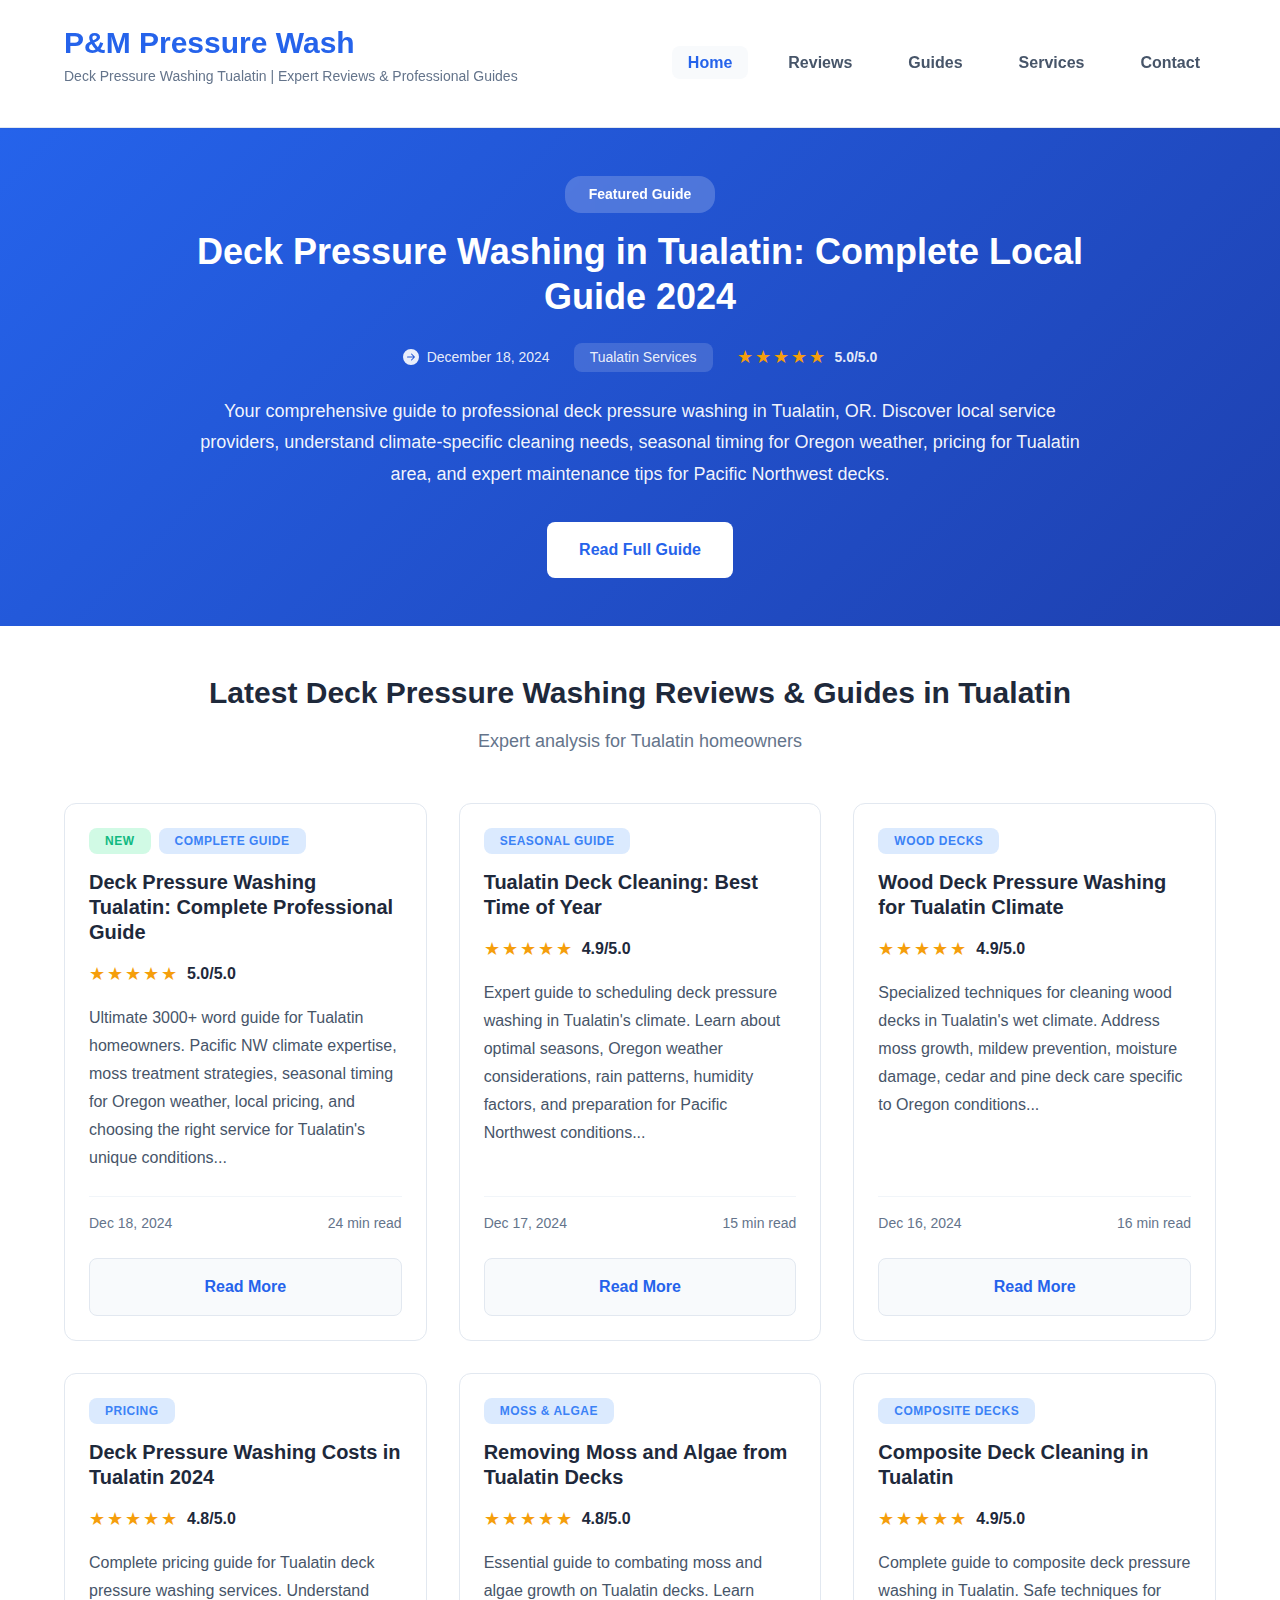
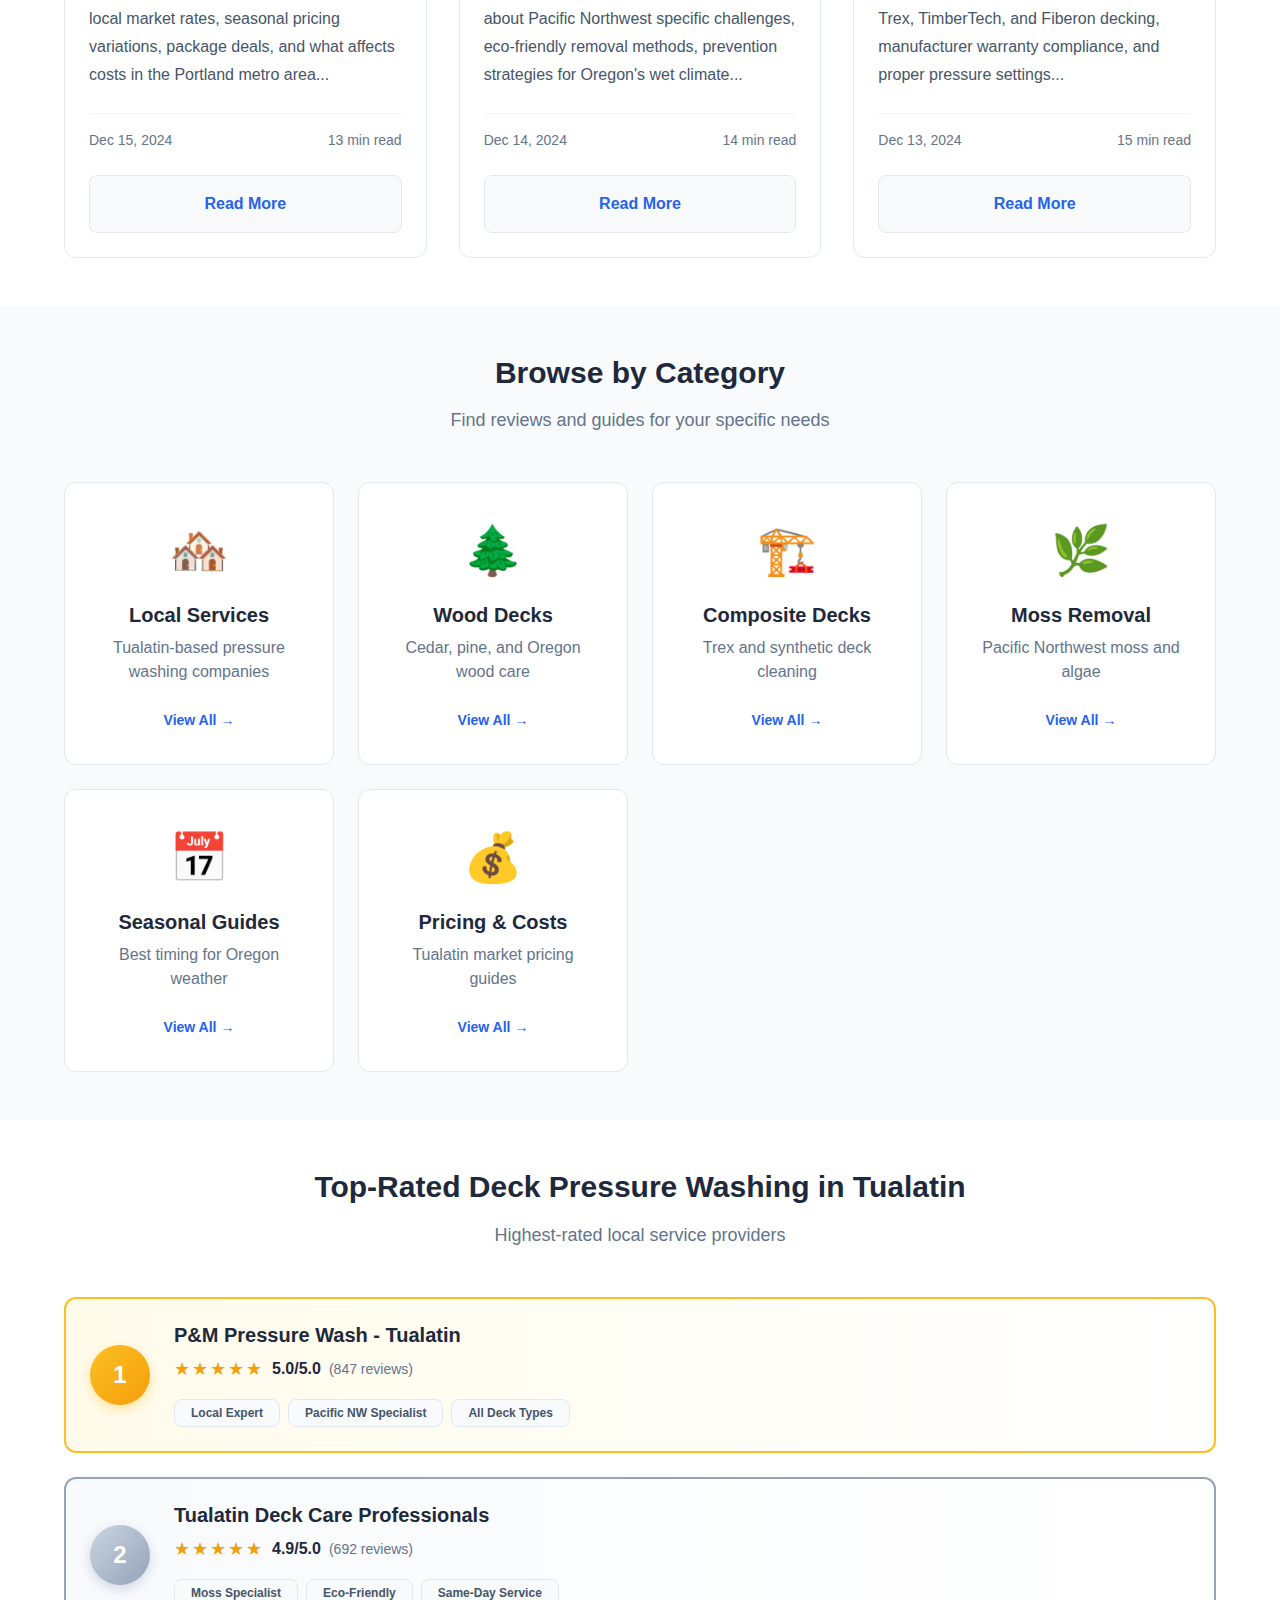
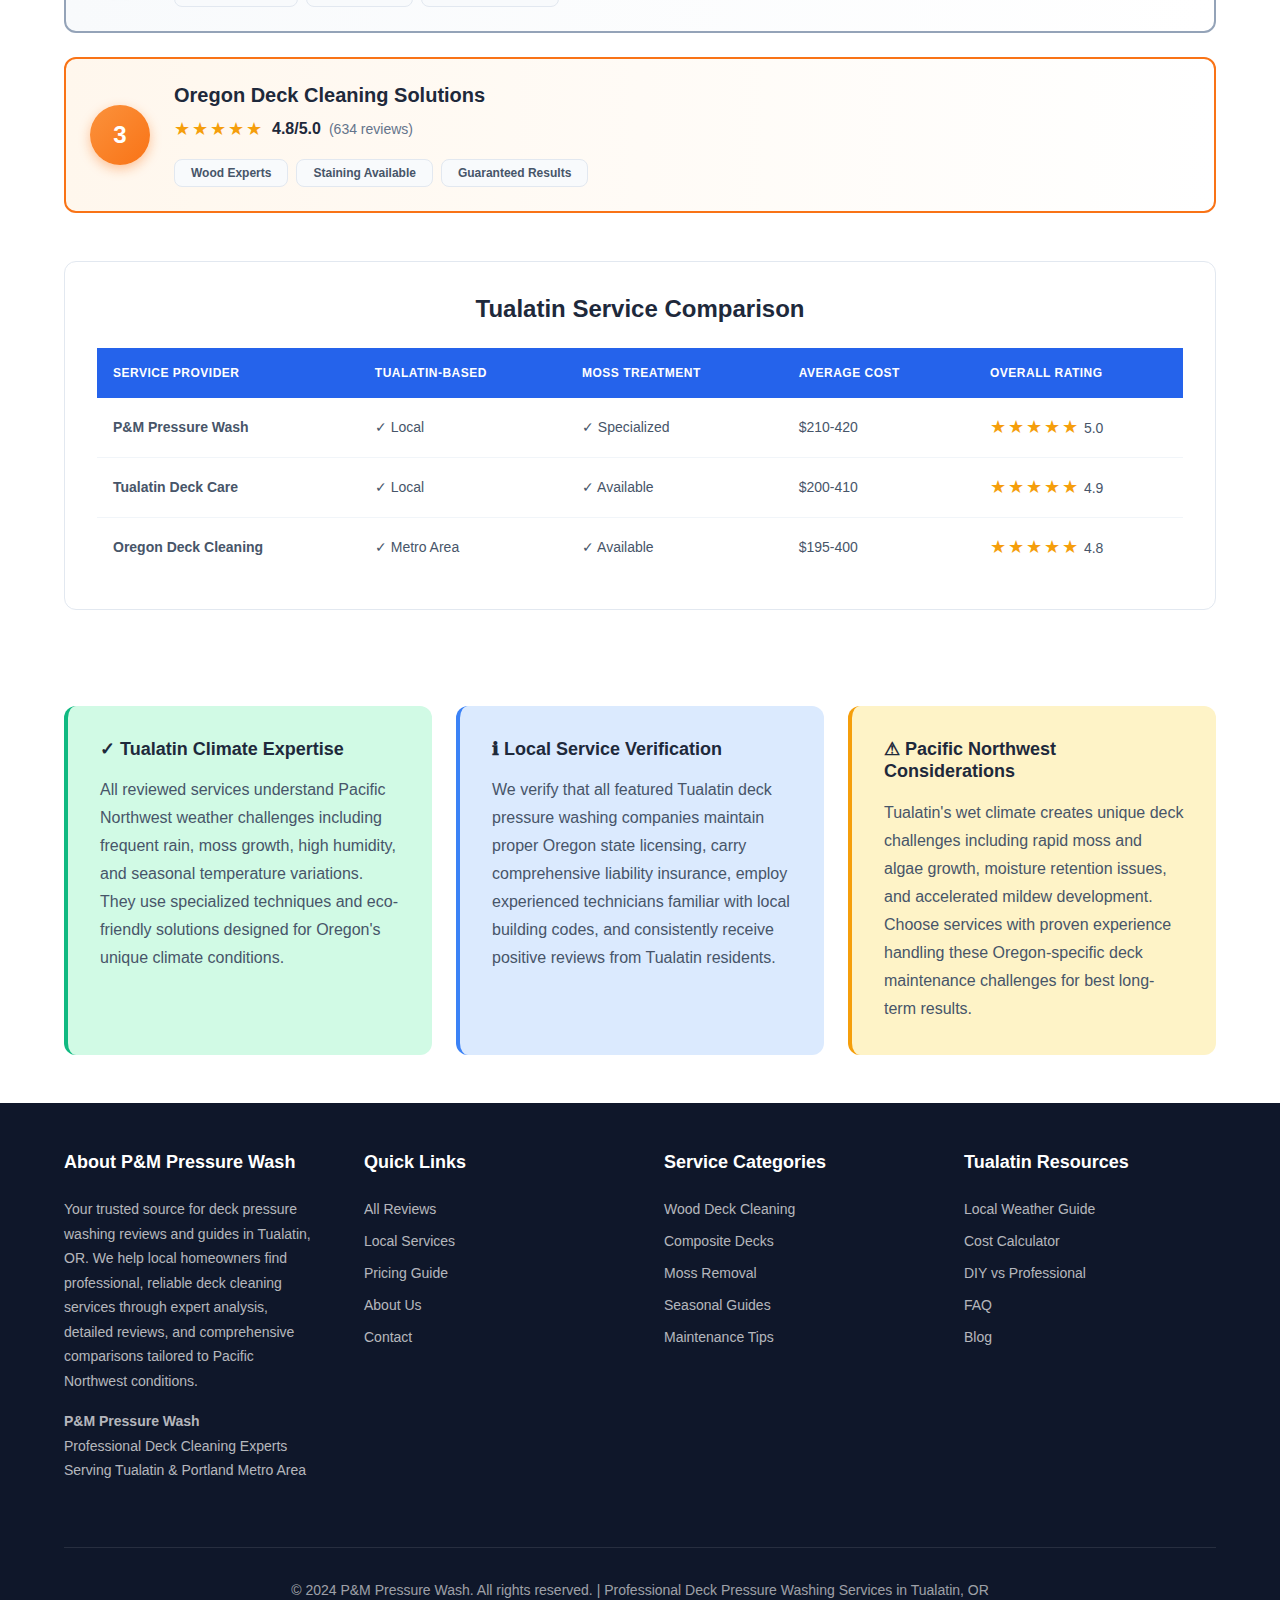
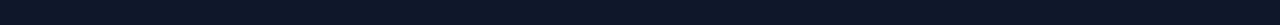
<file: index.html>
<!DOCTYPE html>
<html lang="en">
<head>
    <meta charset="UTF-8">
    <meta name="viewport" content="width=device-width, initial-scale=1.0">
    <meta name="description" content="Professional deck pressure washing reviews and guides for Tualatin, OR. Expert ratings, local cleaning techniques, and recommendations for the best deck pressure washing services.">
    <title>P&M Pressure Wash | Deck Pressure Washing Tualatin Reviews & Guides</title>
    <link rel="stylesheet" href="styles.css">
</head>
<body>
    <!-- Header -->
    <header class="site-header">
        <div class="container">
            <div class="header-content">
                <div class="logo-section">
                    <h1 class="site-title">P&M Pressure Wash</h1>
                    <p class="site-tagline">Deck Pressure Washing Tualatin | Expert Reviews & Professional Guides</p>
                </div>
                <nav class="main-nav">
                    <ul>
                        <li><a href="#home" class="active">Home</a></li>
                        <li><a href="#reviews">Reviews</a></li>
                        <li><a href="#guides">Guides</a></li>
                        <li><a href="#services">Services</a></li>
                        <li><a href="#contact">Contact</a></li>
                    </ul>
                </nav>
            </div>
        </div>
    </header>

    <!-- Featured Article Section -->
    <section class="featured-section">
        <div class="container">
            <div class="featured-article">
                <div class="featured-badge">Featured Guide</div>
                <h2 class="featured-title">Deck Pressure Washing in Tualatin: Complete Local Guide 2024</h2>
                <div class="article-meta">
                    <span class="meta-item">
                        <svg class="icon" width="16" height="16" viewBox="0 0 16 16" fill="currentColor">
                            <path d="M8 0a8 8 0 1 1 0 16A8 8 0 0 1 8 0zM4.5 7.5a.5.5 0 0 0 0 1h5.793l-2.147 2.146a.5.5 0 0 0 .708.708l3-3a.5.5 0 0 0 0-.708l-3-3a.5.5 0 1 0-.708.708L10.293 7.5H4.5z"/>
                        </svg>
                        December 18, 2024
                    </span>
                    <span class="meta-item category">Tualatin Services</span>
                    <span class="meta-item rating">
                        <span class="stars">★★★★★</span>
                        <span class="rating-text">5.0/5.0</span>
                    </span>
                </div>
                <p class="featured-excerpt">Your comprehensive guide to professional deck pressure washing in Tualatin, OR. Discover local service providers, understand climate-specific cleaning needs, seasonal timing for Oregon weather, pricing for Tualatin area, and expert maintenance tips for Pacific Northwest decks.</p>
                <a href="Deck-Pressure-Washing-Tualatin.html" class="btn btn-primary">Read Full Guide</a>
            </div>
        </div>
    </section>

    <!-- Latest Reviews Grid -->
    <section class="reviews-section" id="reviews">
        <div class="container">
            <div class="section-header">
                <h2 class="section-title">Latest Deck Pressure Washing Reviews & Guides in Tualatin</h2>
                <p class="section-subtitle">Expert analysis for Tualatin homeowners</p>
            </div>

            <div class="reviews-grid">
                <!-- Review Card 1 -->
                <article class="review-card">
                    <div class="card-header">
                        <span class="badge badge-new">New</span>
                        <span class="badge badge-category">Complete Guide</span>
                    </div>
                    <h3 class="card-title">Deck Pressure Washing Tualatin: Complete Professional Guide</h3>
                    <div class="card-rating">
                        <span class="stars">★★★★★</span>
                        <span class="rating-value">5.0/5.0</span>
                    </div>
                    <p class="card-excerpt">Ultimate 3000+ word guide for Tualatin homeowners. Pacific NW climate expertise, moss treatment strategies, seasonal timing for Oregon weather, local pricing, and choosing the right service for Tualatin's unique conditions...</p>
                    <div class="card-meta">
                        <span class="meta-date">Dec 18, 2024</span>
                        <span class="meta-read-time">24 min read</span>
                    </div>
                    <a href="Deck-Pressure-Washing-Tualatin.html" class="btn btn-secondary">Read More</a>
                </article>

                <!-- Review Card 2 -->
                <article class="review-card">
                    <div class="card-header">
                        <span class="badge badge-category">Seasonal Guide</span>
                    </div>
                    <h3 class="card-title">Tualatin Deck Cleaning: Best Time of Year</h3>
                    <div class="card-rating">
                        <span class="stars">★★★★★</span>
                        <span class="rating-value">4.9/5.0</span>
                    </div>
                    <p class="card-excerpt">Expert guide to scheduling deck pressure washing in Tualatin's climate. Learn about optimal seasons, Oregon weather considerations, rain patterns, humidity factors, and preparation for Pacific Northwest conditions...</p>
                    <div class="card-meta">
                        <span class="meta-date">Dec 17, 2024</span>
                        <span class="meta-read-time">15 min read</span>
                    </div>
                    <a href="#" class="btn btn-secondary">Read More</a>
                </article>

                <!-- Review Card 3 -->
                <article class="review-card">
                    <div class="card-header">
                        <span class="badge badge-category">Wood Decks</span>
                    </div>
                    <h3 class="card-title">Wood Deck Pressure Washing for Tualatin Climate</h3>
                    <div class="card-rating">
                        <span class="stars">★★★★★</span>
                        <span class="rating-value">4.9/5.0</span>
                    </div>
                    <p class="card-excerpt">Specialized techniques for cleaning wood decks in Tualatin's wet climate. Address moss growth, mildew prevention, moisture damage, cedar and pine deck care specific to Oregon conditions...</p>
                    <div class="card-meta">
                        <span class="meta-date">Dec 16, 2024</span>
                        <span class="meta-read-time">16 min read</span>
                    </div>
                    <a href="#" class="btn btn-secondary">Read More</a>
                </article>

                <!-- Review Card 4 -->
                <article class="review-card">
                    <div class="card-header">
                        <span class="badge badge-category">Pricing</span>
                    </div>
                    <h3 class="card-title">Deck Pressure Washing Costs in Tualatin 2024</h3>
                    <div class="card-rating">
                        <span class="stars">★★★★★</span>
                        <span class="rating-value">4.8/5.0</span>
                    </div>
                    <p class="card-excerpt">Complete pricing guide for Tualatin deck pressure washing services. Understand local market rates, seasonal pricing variations, package deals, and what affects costs in the Portland metro area...</p>
                    <div class="card-meta">
                        <span class="meta-date">Dec 15, 2024</span>
                        <span class="meta-read-time">13 min read</span>
                    </div>
                    <a href="#" class="btn btn-secondary">Read More</a>
                </article>

                <!-- Review Card 5 -->
                <article class="review-card">
                    <div class="card-header">
                        <span class="badge badge-category">Moss & Algae</span>
                    </div>
                    <h3 class="card-title">Removing Moss and Algae from Tualatin Decks</h3>
                    <div class="card-rating">
                        <span class="stars">★★★★★</span>
                        <span class="rating-value">4.8/5.0</span>
                    </div>
                    <p class="card-excerpt">Essential guide to combating moss and algae growth on Tualatin decks. Learn about Pacific Northwest specific challenges, eco-friendly removal methods, prevention strategies for Oregon's wet climate...</p>
                    <div class="card-meta">
                        <span class="meta-date">Dec 14, 2024</span>
                        <span class="meta-read-time">14 min read</span>
                    </div>
                    <a href="#" class="btn btn-secondary">Read More</a>
                </article>

                <!-- Review Card 6 -->
                <article class="review-card">
                    <div class="card-header">
                        <span class="badge badge-category">Composite Decks</span>
                    </div>
                    <h3 class="card-title">Composite Deck Cleaning in Tualatin</h3>
                    <div class="card-rating">
                        <span class="stars">★★★★★</span>
                        <span class="rating-value">4.9/5.0</span>
                    </div>
                    <p class="card-excerpt">Complete guide to composite deck pressure washing in Tualatin. Safe techniques for Trex, TimberTech, and Fiberon decking, manufacturer warranty compliance, and proper pressure settings...</p>
                    <div class="card-meta">
                        <span class="meta-date">Dec 13, 2024</span>
                        <span class="meta-read-time">15 min read</span>
                    </div>
                    <a href="#" class="btn btn-secondary">Read More</a>
                </article>
            </div>
        </div>
    </section>

    <!-- Categories Section -->
    <section class="categories-section">
        <div class="container">
            <div class="section-header">
                <h2 class="section-title">Browse by Category</h2>
                <p class="section-subtitle">Find reviews and guides for your specific needs</p>
            </div>

            <div class="categories-grid">
                <div class="category-card">
                    <div class="category-icon">🏘️</div>
                    <h3 class="category-title">Local Services</h3>
                    <p class="category-description">Tualatin-based pressure washing companies</p>
                    <a href="#" class="category-link">View All →</a>
                </div>

                <div class="category-card">
                    <div class="category-icon">🌲</div>
                    <h3 class="category-title">Wood Decks</h3>
                    <p class="category-description">Cedar, pine, and Oregon wood care</p>
                    <a href="#" class="category-link">View All →</a>
                </div>

                <div class="category-card">
                    <div class="category-icon">🏗️</div>
                    <h3 class="category-title">Composite Decks</h3>
                    <p class="category-description">Trex and synthetic deck cleaning</p>
                    <a href="#" class="category-link">View All →</a>
                </div>

                <div class="category-card">
                    <div class="category-icon">🌿</div>
                    <h3 class="category-title">Moss Removal</h3>
                    <p class="category-description">Pacific Northwest moss and algae</p>
                    <a href="#" class="category-link">View All →</a>
                </div>

                <div class="category-card">
                    <div class="category-icon">📅</div>
                    <h3 class="category-title">Seasonal Guides</h3>
                    <p class="category-description">Best timing for Oregon weather</p>
                    <a href="#" class="category-link">View All →</a>
                </div>

                <div class="category-card">
                    <div class="category-icon">💰</div>
                    <h3 class="category-title">Pricing & Costs</h3>
                    <p class="category-description">Tualatin market pricing guides</p>
                    <a href="#" class="category-link">View All →</a>
                </div>
            </div>
        </div>
    </section>

    <!-- Top-Rated Services Section -->
    <section class="top-rated-section">
        <div class="container">
            <div class="section-header">
                <h2 class="section-title">Top-Rated Deck Pressure Washing in Tualatin</h2>
                <p class="section-subtitle">Highest-rated local service providers</p>
            </div>

            <div class="top-rated-grid">
                <!-- Rank 1 -->
                <div class="rank-card rank-1">
                    <div class="rank-badge gold">
                        <span class="rank-number">1</span>
                    </div>
                    <div class="rank-content">
                        <h3 class="rank-title">P&M Pressure Wash - Tualatin</h3>
                        <div class="rank-rating">
                            <span class="stars">★★★★★</span>
                            <span class="rating-value">5.0/5.0</span>
                            <span class="review-count">(847 reviews)</span>
                        </div>
                        <div class="rank-features">
                            <span class="feature-tag">Local Expert</span>
                            <span class="feature-tag">Pacific NW Specialist</span>
                            <span class="feature-tag">All Deck Types</span>
                        </div>
                    </div>
                </div>

                <!-- Rank 2 -->
                <div class="rank-card rank-2">
                    <div class="rank-badge silver">
                        <span class="rank-number">2</span>
                    </div>
                    <div class="rank-content">
                        <h3 class="rank-title">Tualatin Deck Care Professionals</h3>
                        <div class="rank-rating">
                            <span class="stars">★★★★★</span>
                            <span class="rating-value">4.9/5.0</span>
                            <span class="review-count">(692 reviews)</span>
                        </div>
                        <div class="rank-features">
                            <span class="feature-tag">Moss Specialist</span>
                            <span class="feature-tag">Eco-Friendly</span>
                            <span class="feature-tag">Same-Day Service</span>
                        </div>
                    </div>
                </div>

                <!-- Rank 3 -->
                <div class="rank-card rank-3">
                    <div class="rank-badge bronze">
                        <span class="rank-number">3</span>
                    </div>
                    <div class="rank-content">
                        <h3 class="rank-title">Oregon Deck Cleaning Solutions</h3>
                        <div class="rank-rating">
                            <span class="stars">★★★★★</span>
                            <span class="rating-value">4.8/5.0</span>
                            <span class="review-count">(634 reviews)</span>
                        </div>
                        <div class="rank-features">
                            <span class="feature-tag">Wood Experts</span>
                            <span class="feature-tag">Staining Available</span>
                            <span class="feature-tag">Guaranteed Results</span>
                        </div>
                    </div>
                </div>
            </div>

            <!-- Comparison Table -->
            <div class="comparison-table-wrapper">
                <h3 class="table-title">Tualatin Service Comparison</h3>
                <table class="comparison-table">
                    <thead>
                        <tr>
                            <th>Service Provider</th>
                            <th>Tualatin-Based</th>
                            <th>Moss Treatment</th>
                            <th>Average Cost</th>
                            <th>Overall Rating</th>
                        </tr>
                    </thead>
                    <tbody>
                        <tr>
                            <td><strong>P&M Pressure Wash</strong></td>
                            <td>✓ Local</td>
                            <td>✓ Specialized</td>
                            <td>$210-420</td>
                            <td><span class="stars">★★★★★</span> 5.0</td>
                        </tr>
                        <tr>
                            <td><strong>Tualatin Deck Care</strong></td>
                            <td>✓ Local</td>
                            <td>✓ Available</td>
                            <td>$200-410</td>
                            <td><span class="stars">★★★★★</span> 4.9</td>
                        </tr>
                        <tr>
                            <td><strong>Oregon Deck Cleaning</strong></td>
                            <td>✓ Metro Area</td>
                            <td>✓ Available</td>
                            <td>$195-400</td>
                            <td><span class="stars">★★★★★</span> 4.8</td>
                        </tr>
                    </tbody>
                </table>
            </div>
        </div>
    </section>

    <!-- Info Boxes Section -->
    <section class="info-section">
        <div class="container">
            <div class="info-boxes">
                <div class="info-box info-box-success">
                    <h4 class="info-title">✓ Tualatin Climate Expertise</h4>
                    <p>All reviewed services understand Pacific Northwest weather challenges including frequent rain, moss growth, high humidity, and seasonal temperature variations. They use specialized techniques and eco-friendly solutions designed for Oregon's unique climate conditions.</p>
                </div>

                <div class="info-box info-box-info">
                    <h4 class="info-title">ℹ Local Service Verification</h4>
                    <p>We verify that all featured Tualatin deck pressure washing companies maintain proper Oregon state licensing, carry comprehensive liability insurance, employ experienced technicians familiar with local building codes, and consistently receive positive reviews from Tualatin residents.</p>
                </div>

                <div class="info-box info-box-warning">
                    <h4 class="info-title">⚠ Pacific Northwest Considerations</h4>
                    <p>Tualatin's wet climate creates unique deck challenges including rapid moss and algae growth, moisture retention issues, and accelerated mildew development. Choose services with proven experience handling these Oregon-specific deck maintenance challenges for best long-term results.</p>
                </div>
            </div>
        </div>
    </section>

    <!-- Footer -->
    <footer class="site-footer">
        <div class="container">
            <div class="footer-content">
                <div class="footer-section">
                    <h4 class="footer-title">About P&M Pressure Wash</h4>
                    <p class="footer-text">Your trusted source for deck pressure washing reviews and guides in Tualatin, OR. We help local homeowners find professional, reliable deck cleaning services through expert analysis, detailed reviews, and comprehensive comparisons tailored to Pacific Northwest conditions.</p>
                    <p class="footer-text" style="margin-top: 1rem;"><strong>P&M Pressure Wash</strong><br>
                    Professional Deck Cleaning Experts<br>
                    Serving Tualatin & Portland Metro Area</p>
                </div>

                <div class="footer-section">
                    <h4 class="footer-title">Quick Links</h4>
                    <ul class="footer-links">
                        <li><a href="#">All Reviews</a></li>
                        <li><a href="#">Local Services</a></li>
                        <li><a href="#">Pricing Guide</a></li>
                        <li><a href="#">About Us</a></li>
                        <li><a href="#">Contact</a></li>
                    </ul>
                </div>

                <div class="footer-section">
                    <h4 class="footer-title">Service Categories</h4>
                    <ul class="footer-links">
                        <li><a href="#">Wood Deck Cleaning</a></li>
                        <li><a href="#">Composite Decks</a></li>
                        <li><a href="#">Moss Removal</a></li>
                        <li><a href="#">Seasonal Guides</a></li>
                        <li><a href="#">Maintenance Tips</a></li>
                    </ul>
                </div>

                <div class="footer-section">
                    <h4 class="footer-title">Tualatin Resources</h4>
                    <ul class="footer-links">
                        <li><a href="#">Local Weather Guide</a></li>
                        <li><a href="#">Cost Calculator</a></li>
                        <li><a href="#">DIY vs Professional</a></li>
                        <li><a href="#">FAQ</a></li>
                        <li><a href="#">Blog</a></li>
                    </ul>
                </div>
            </div>

            <div class="footer-bottom">
                <p>&copy; 2024 P&M Pressure Wash. All rights reserved. | Professional Deck Pressure Washing Services in Tualatin, OR</p>
            </div>
        </div>
    </footer>
</body>
</html>
</file>
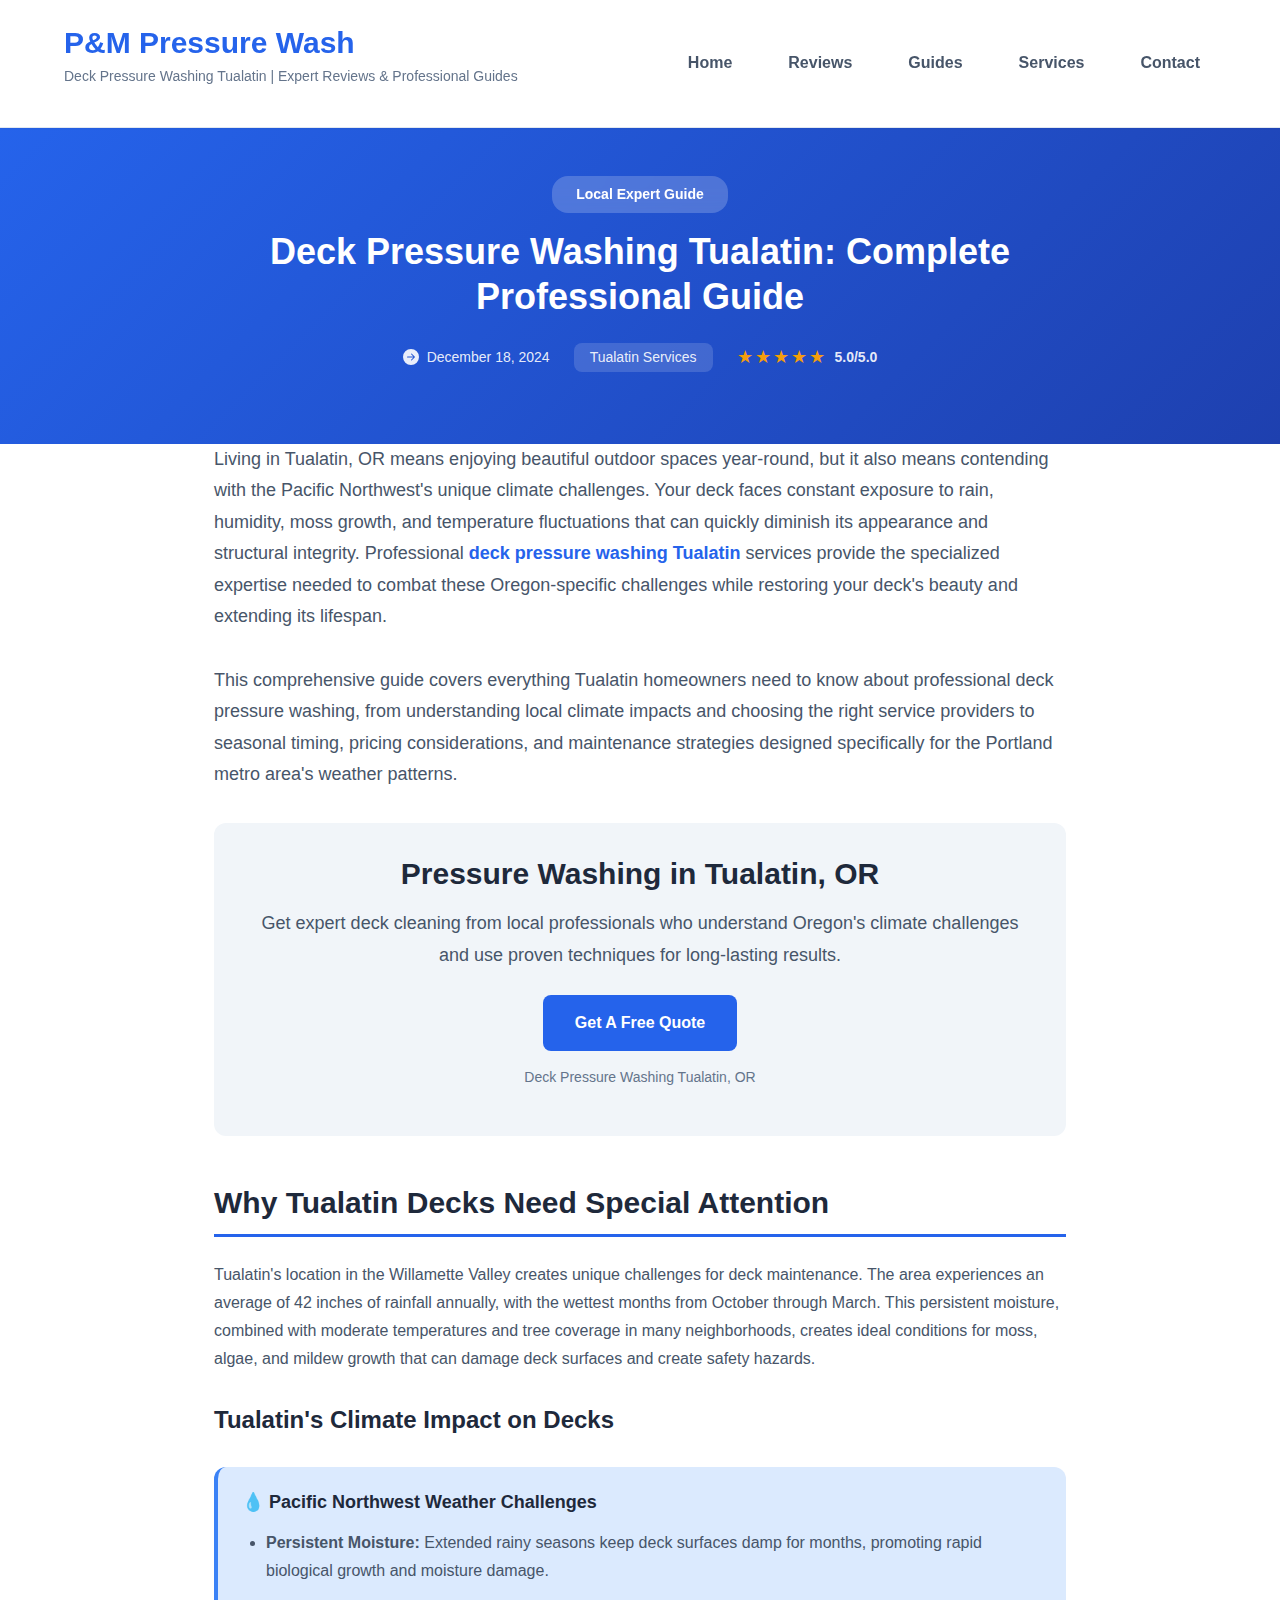
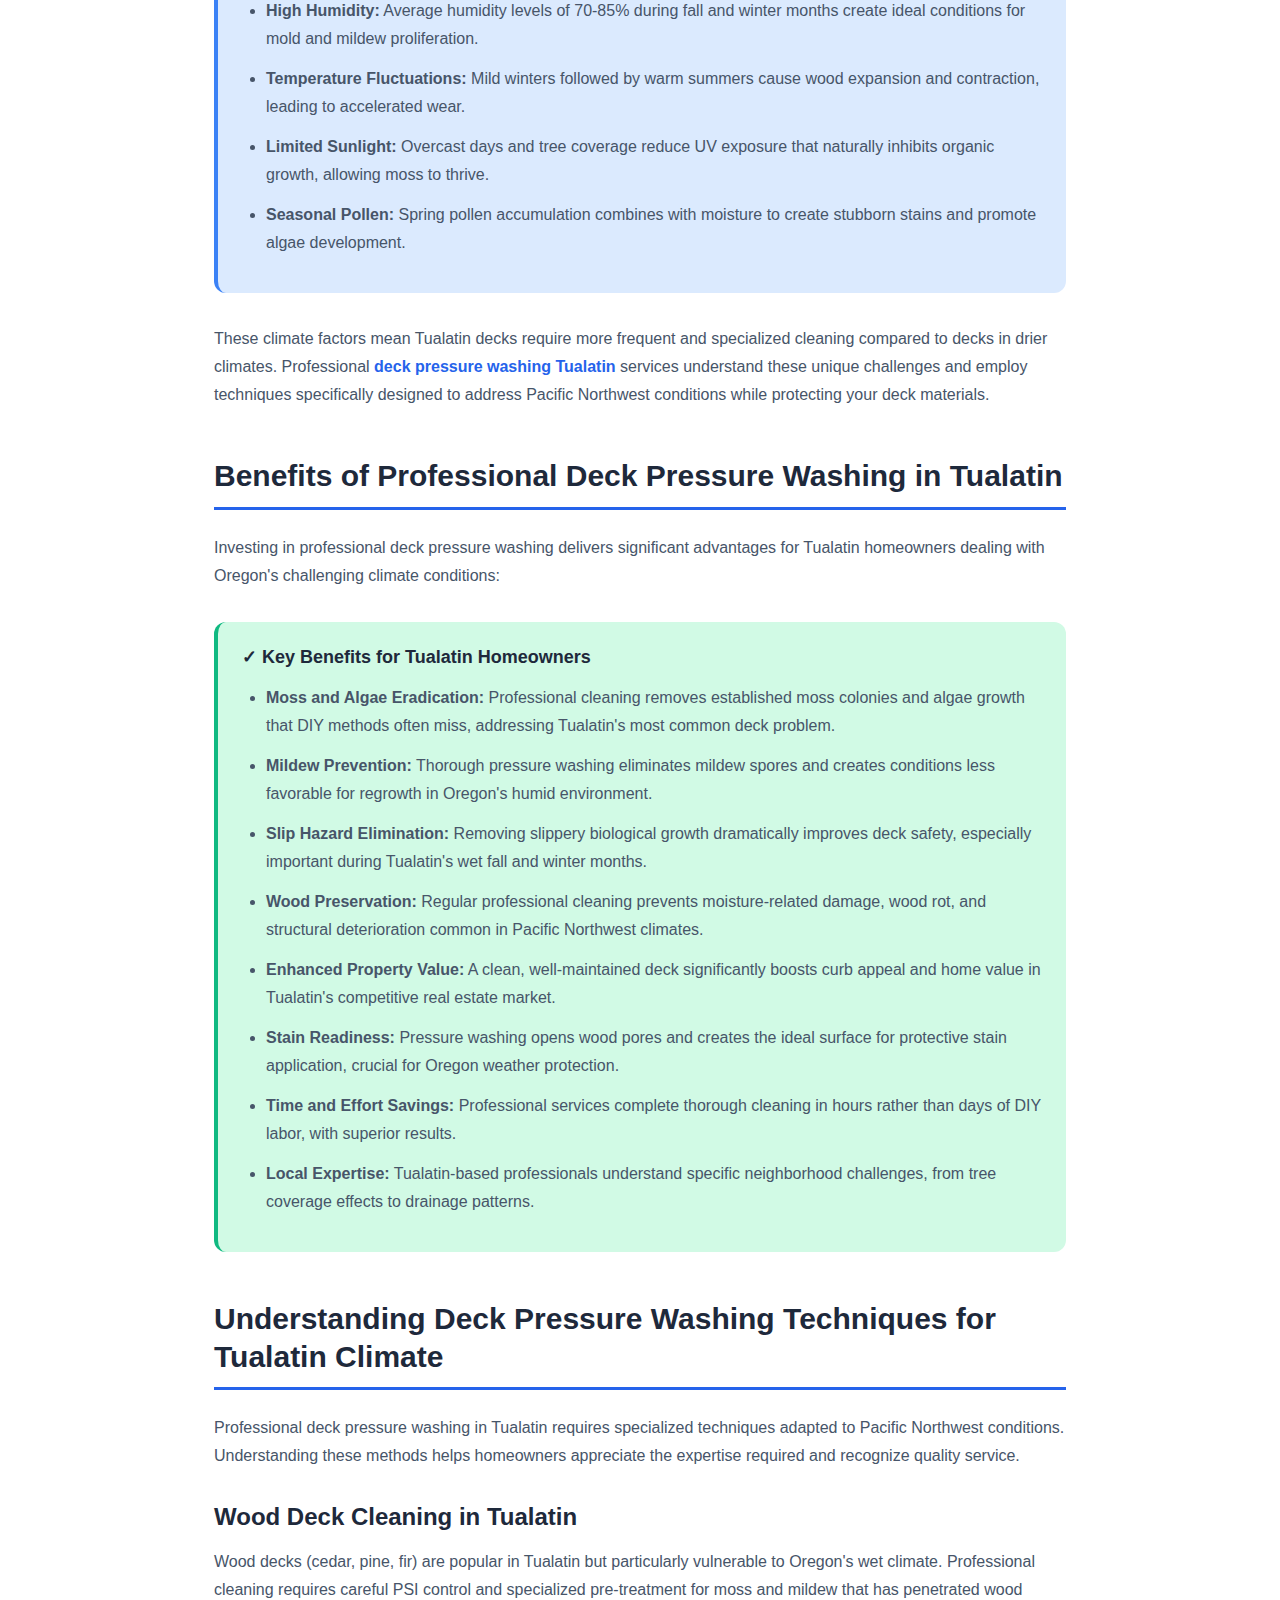
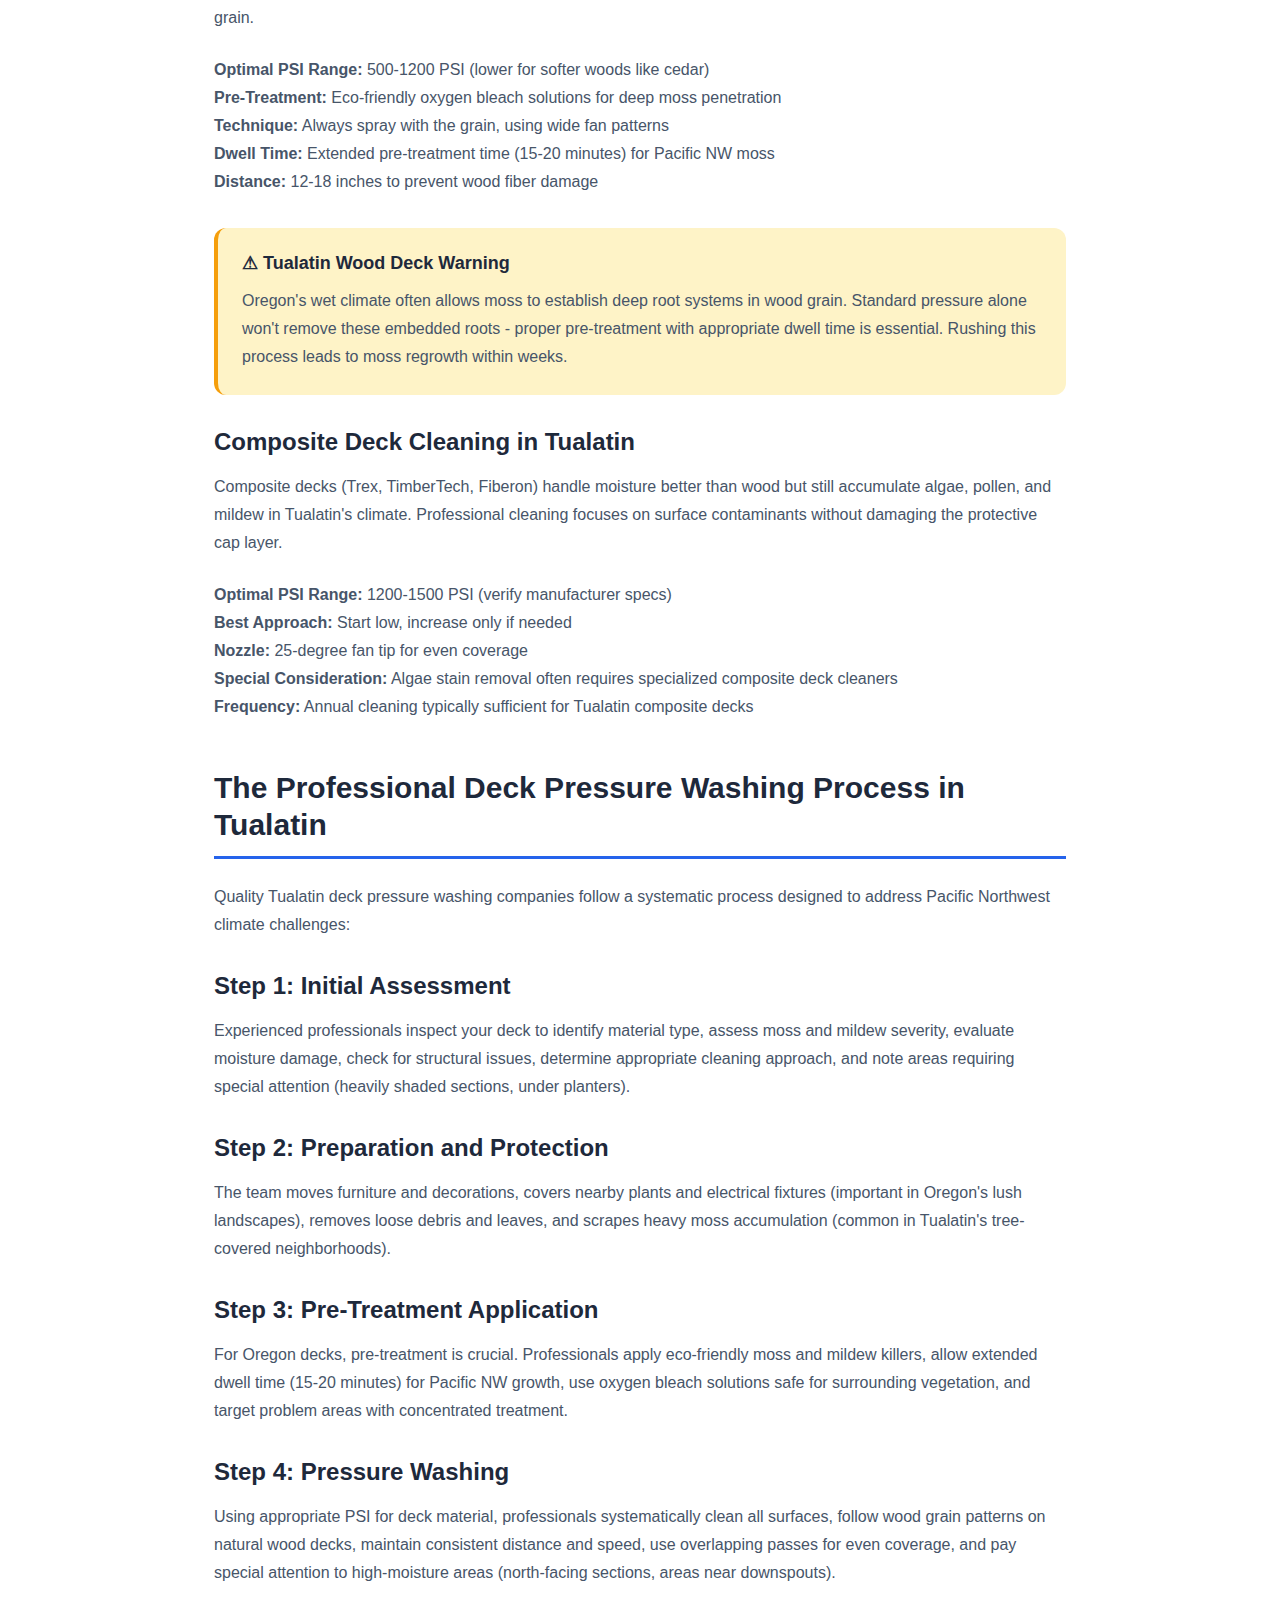
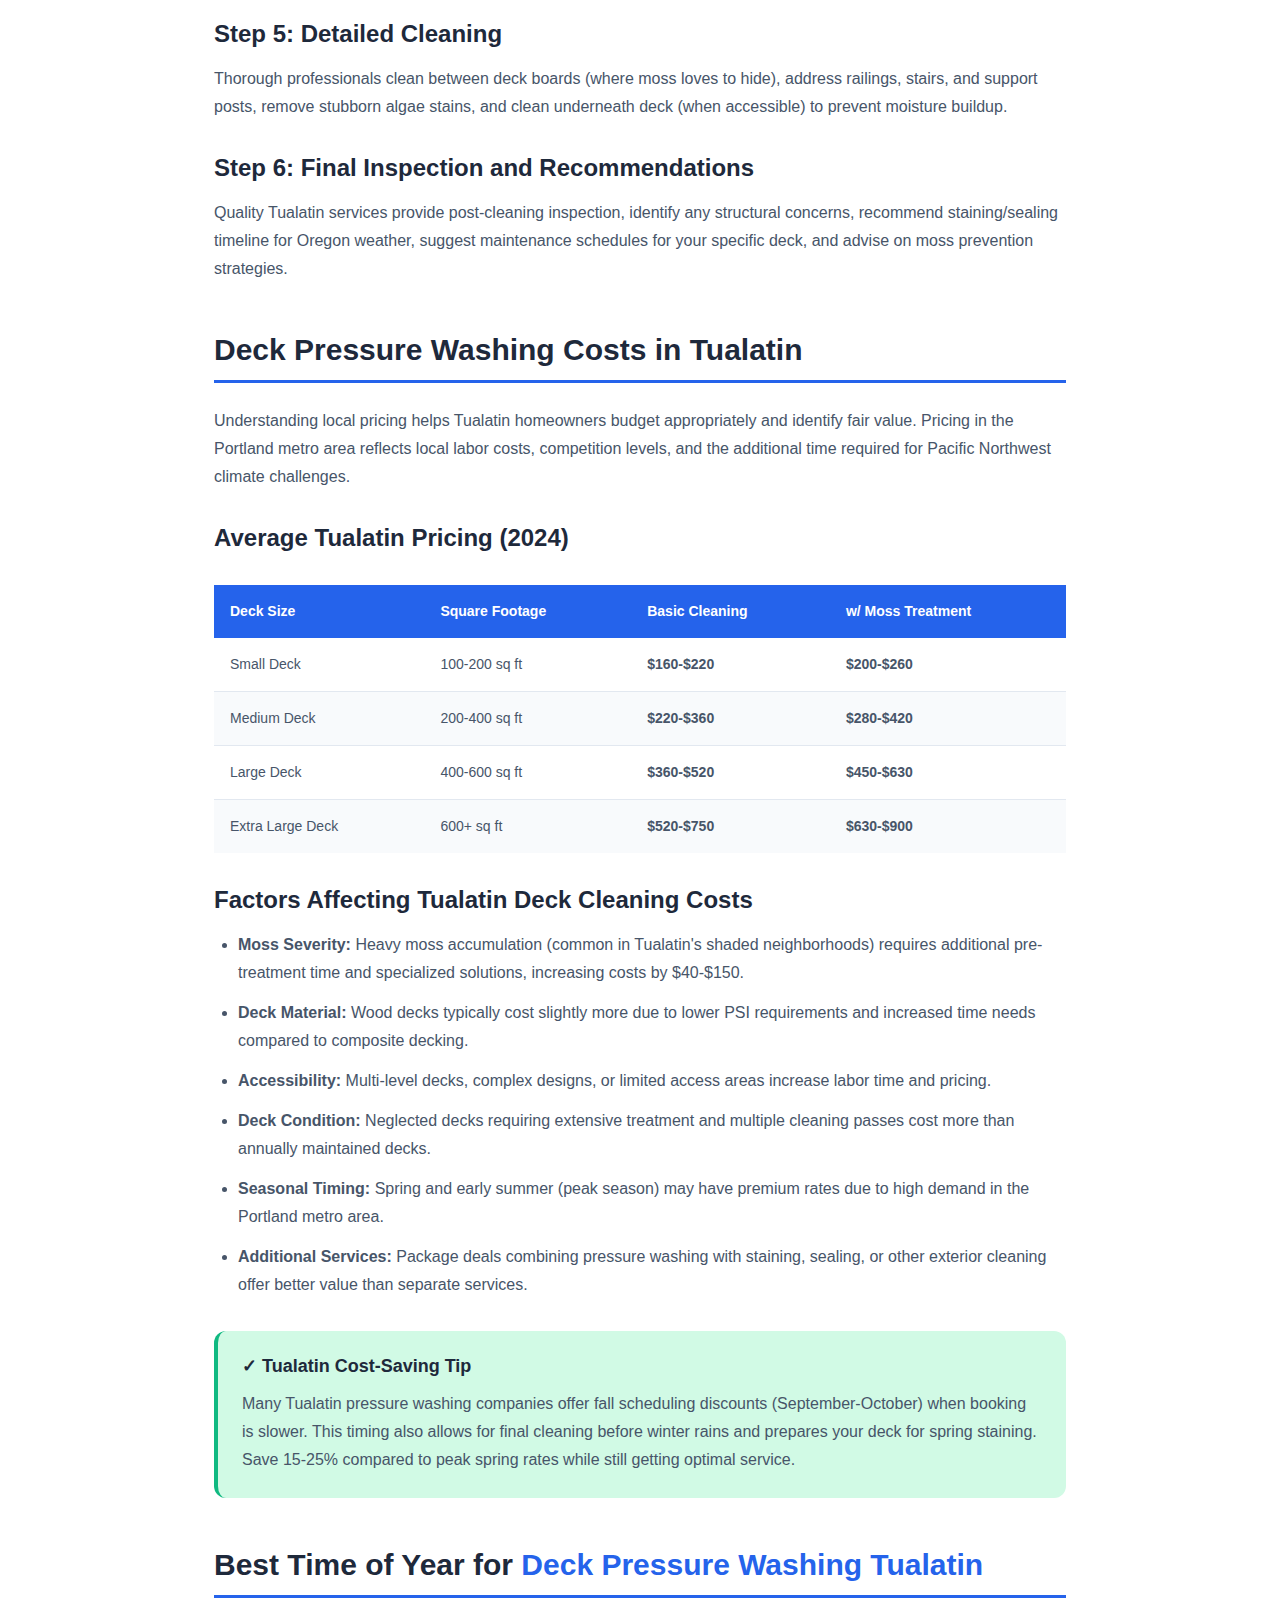
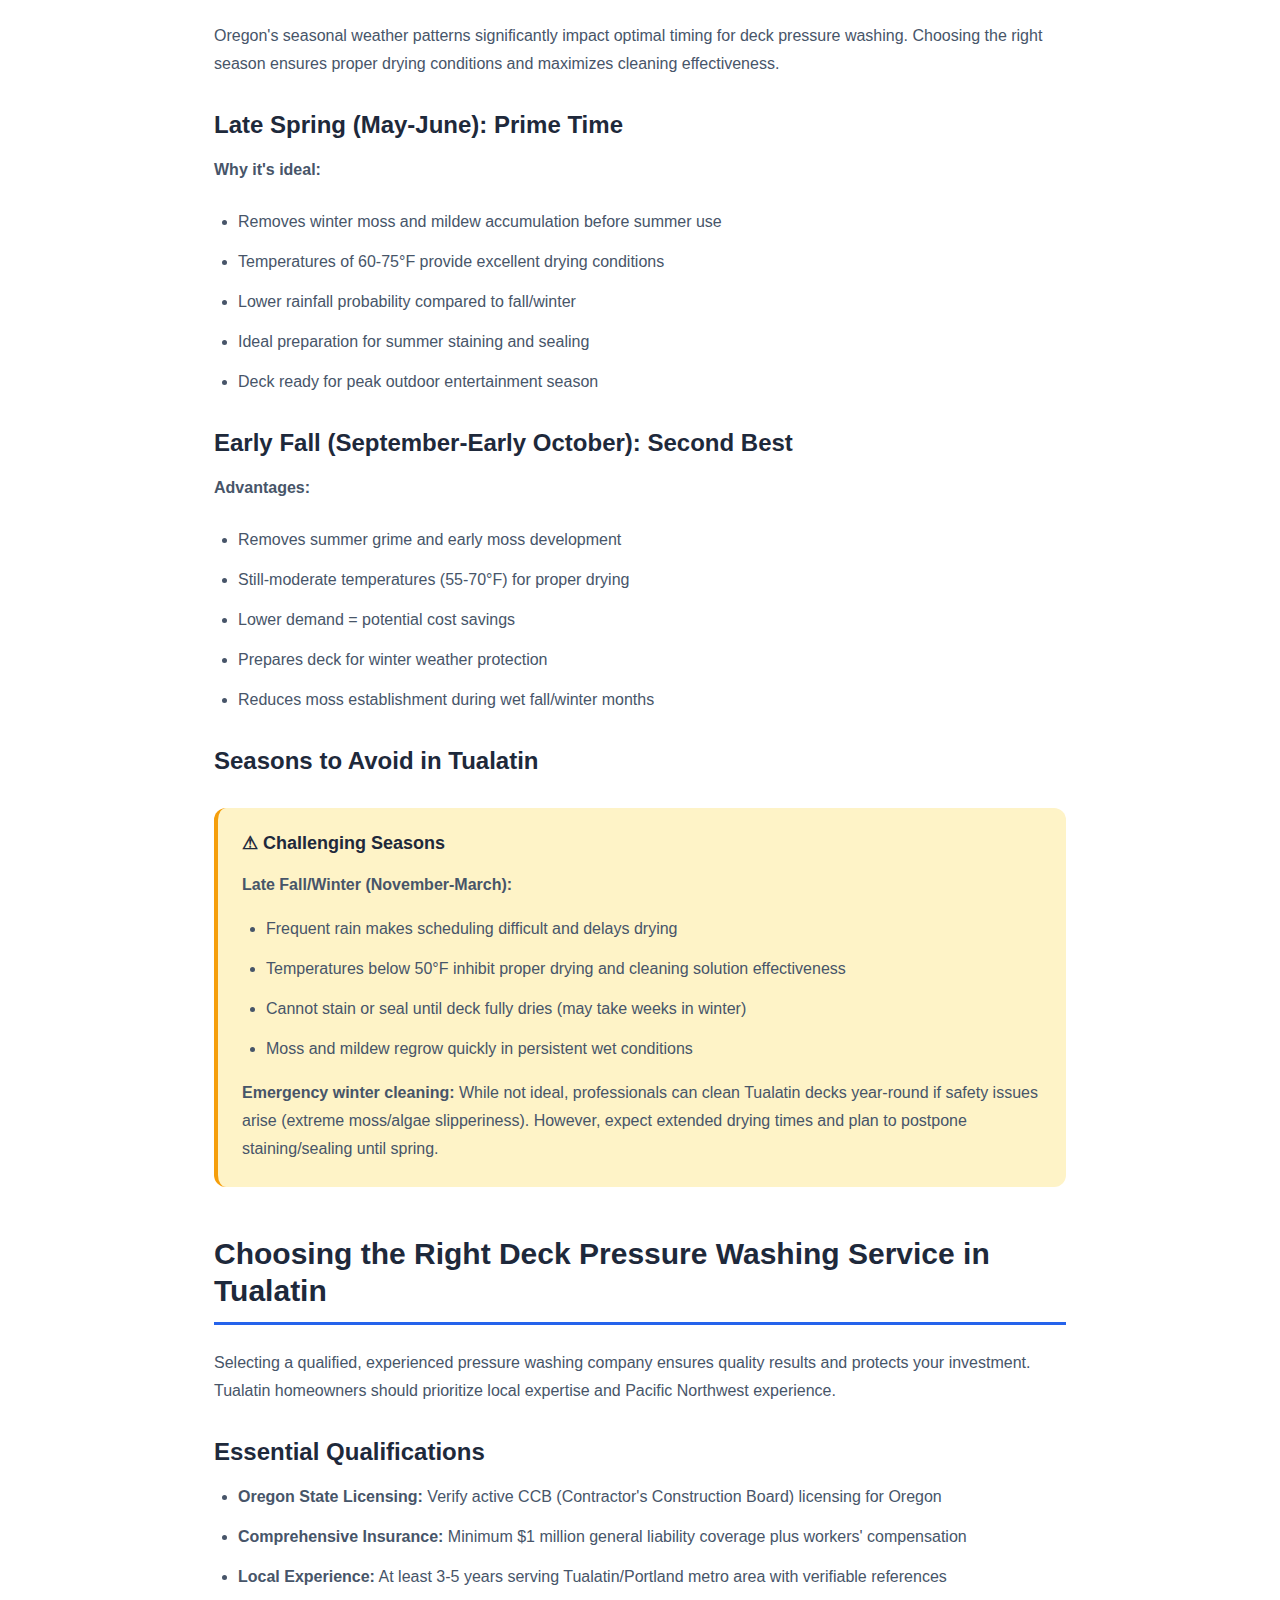
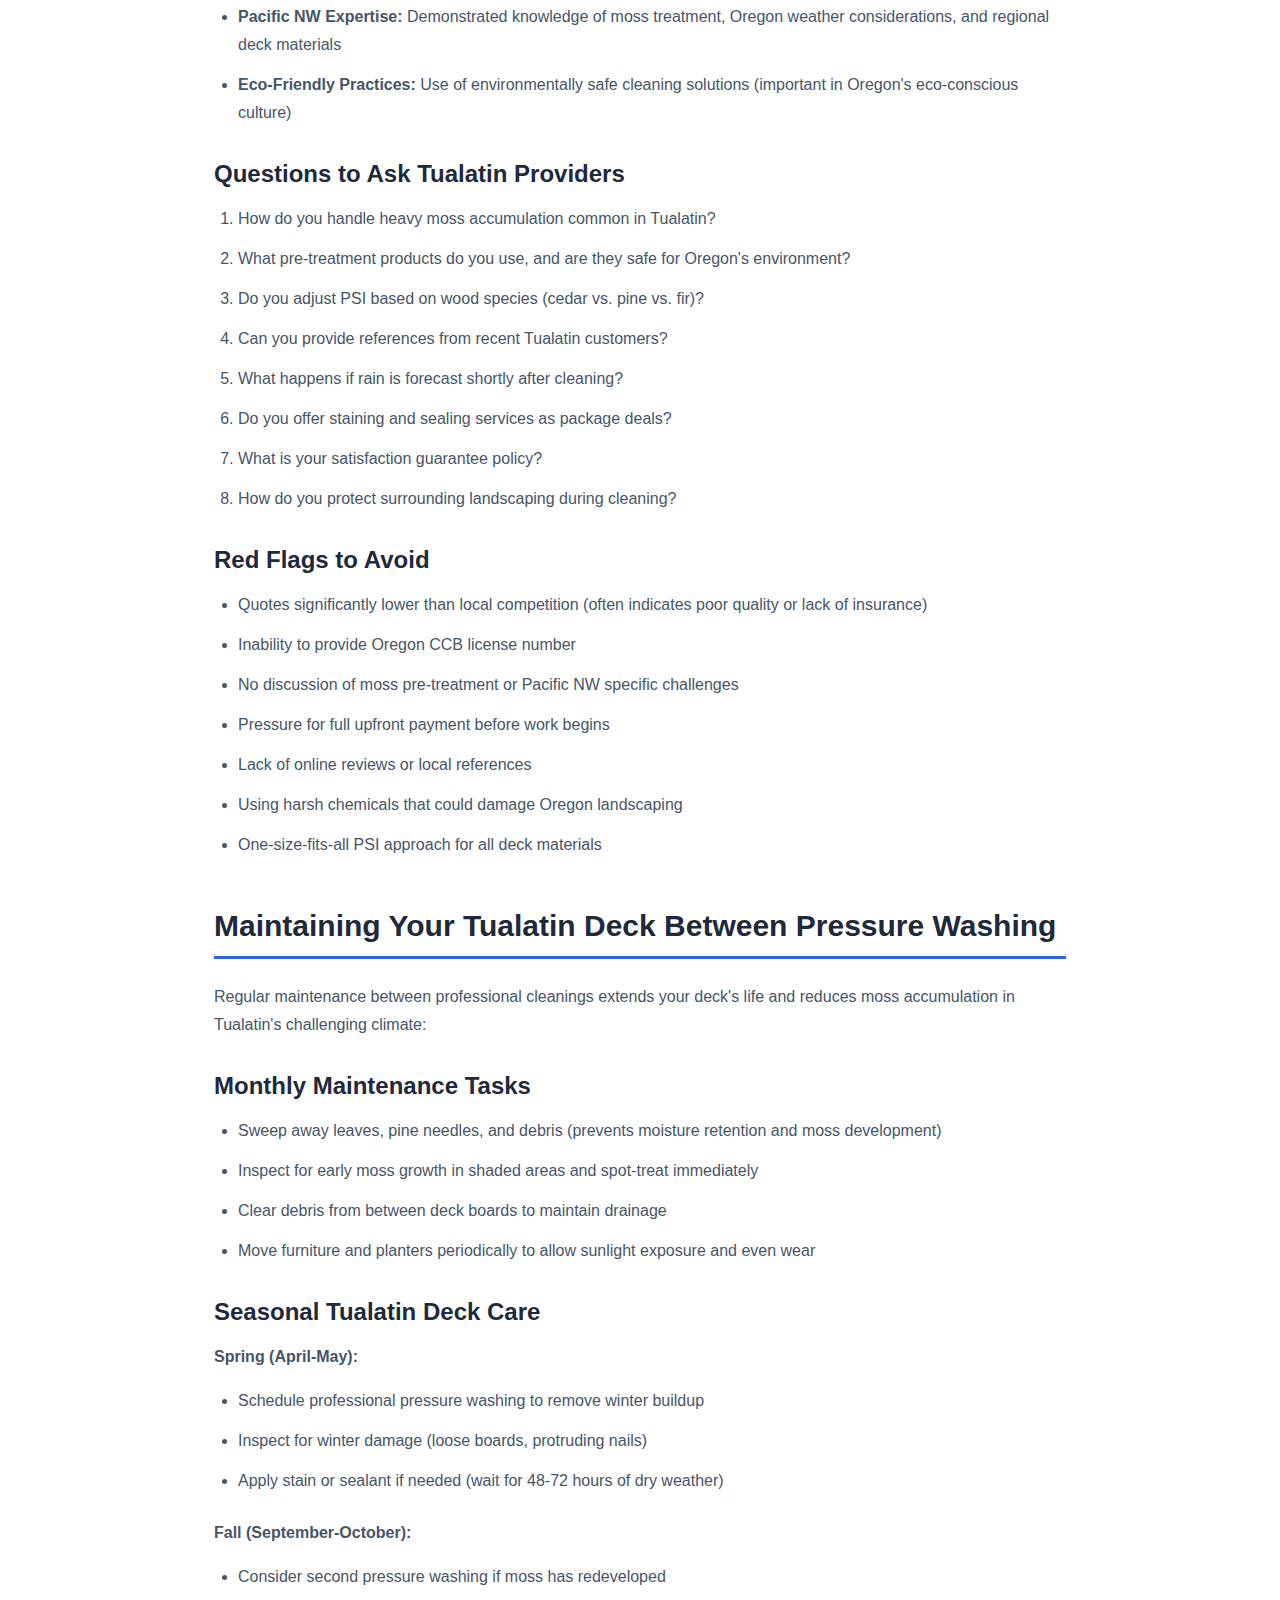
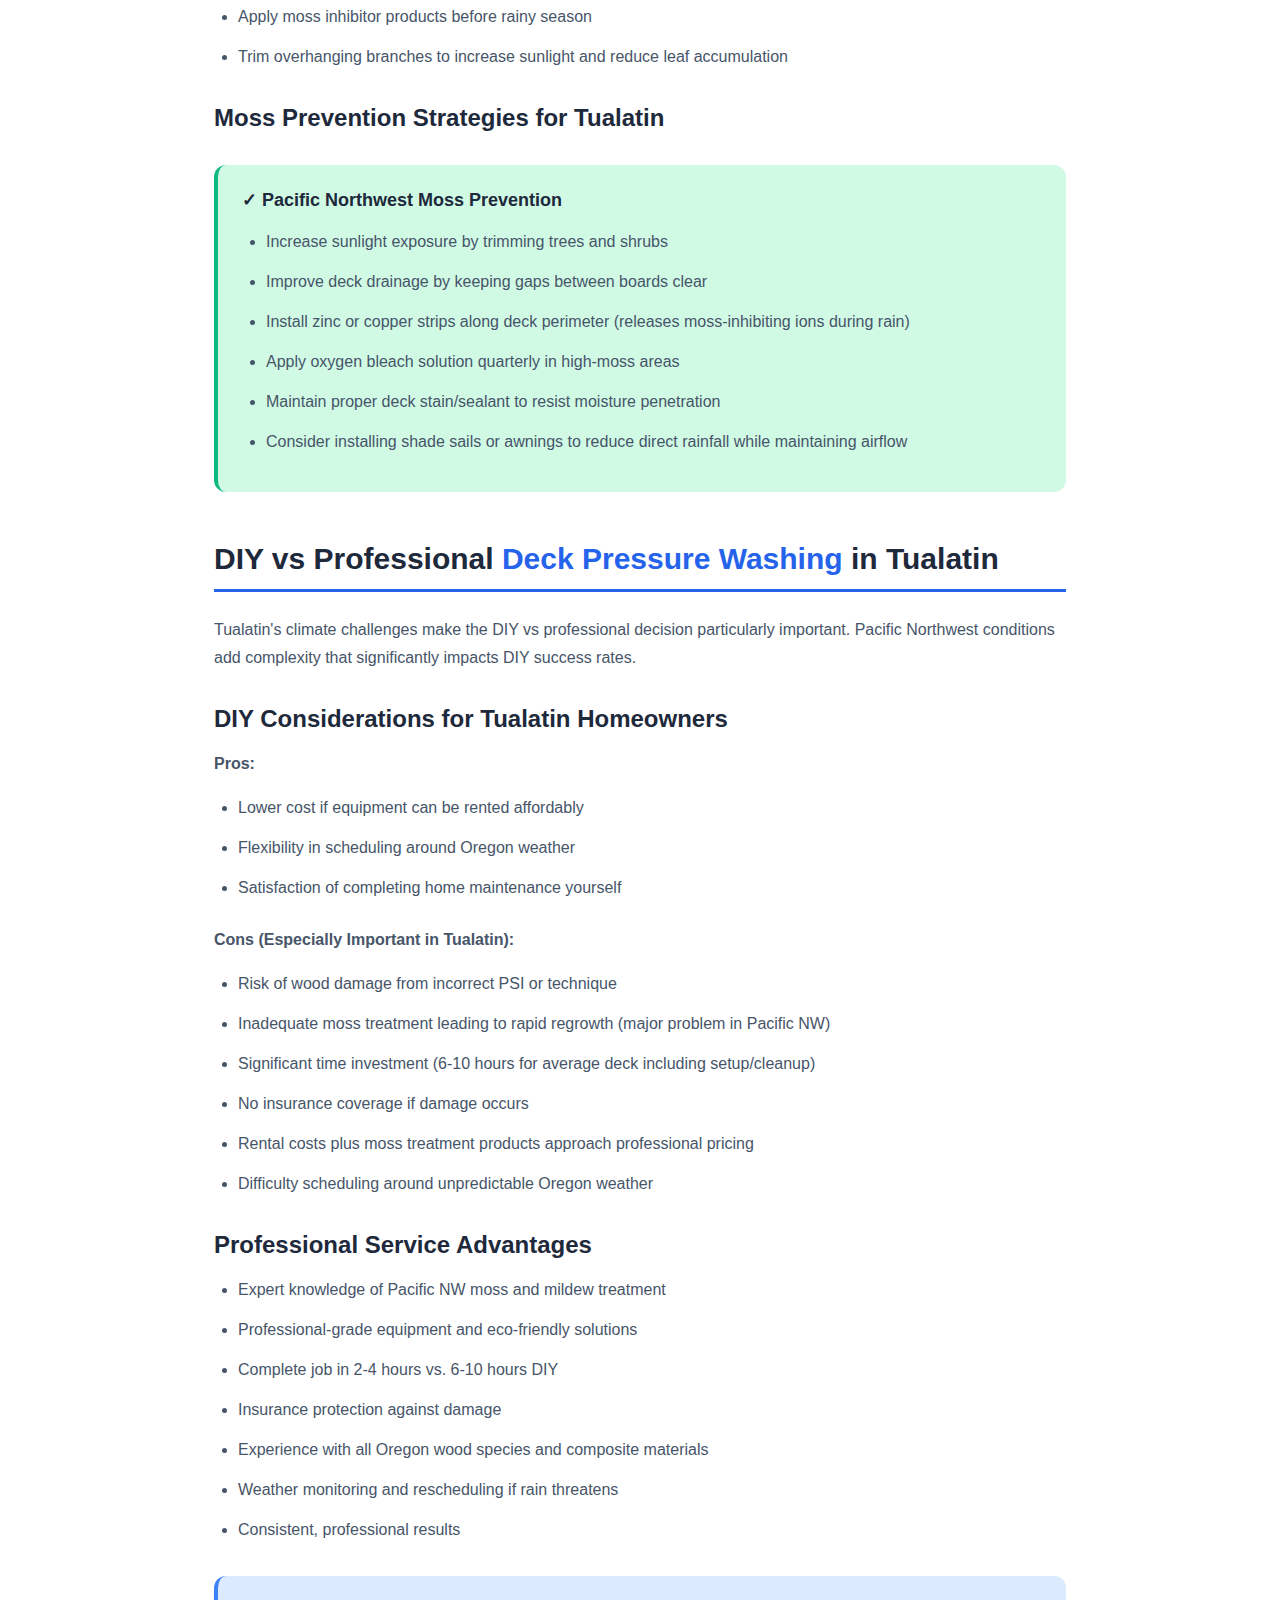
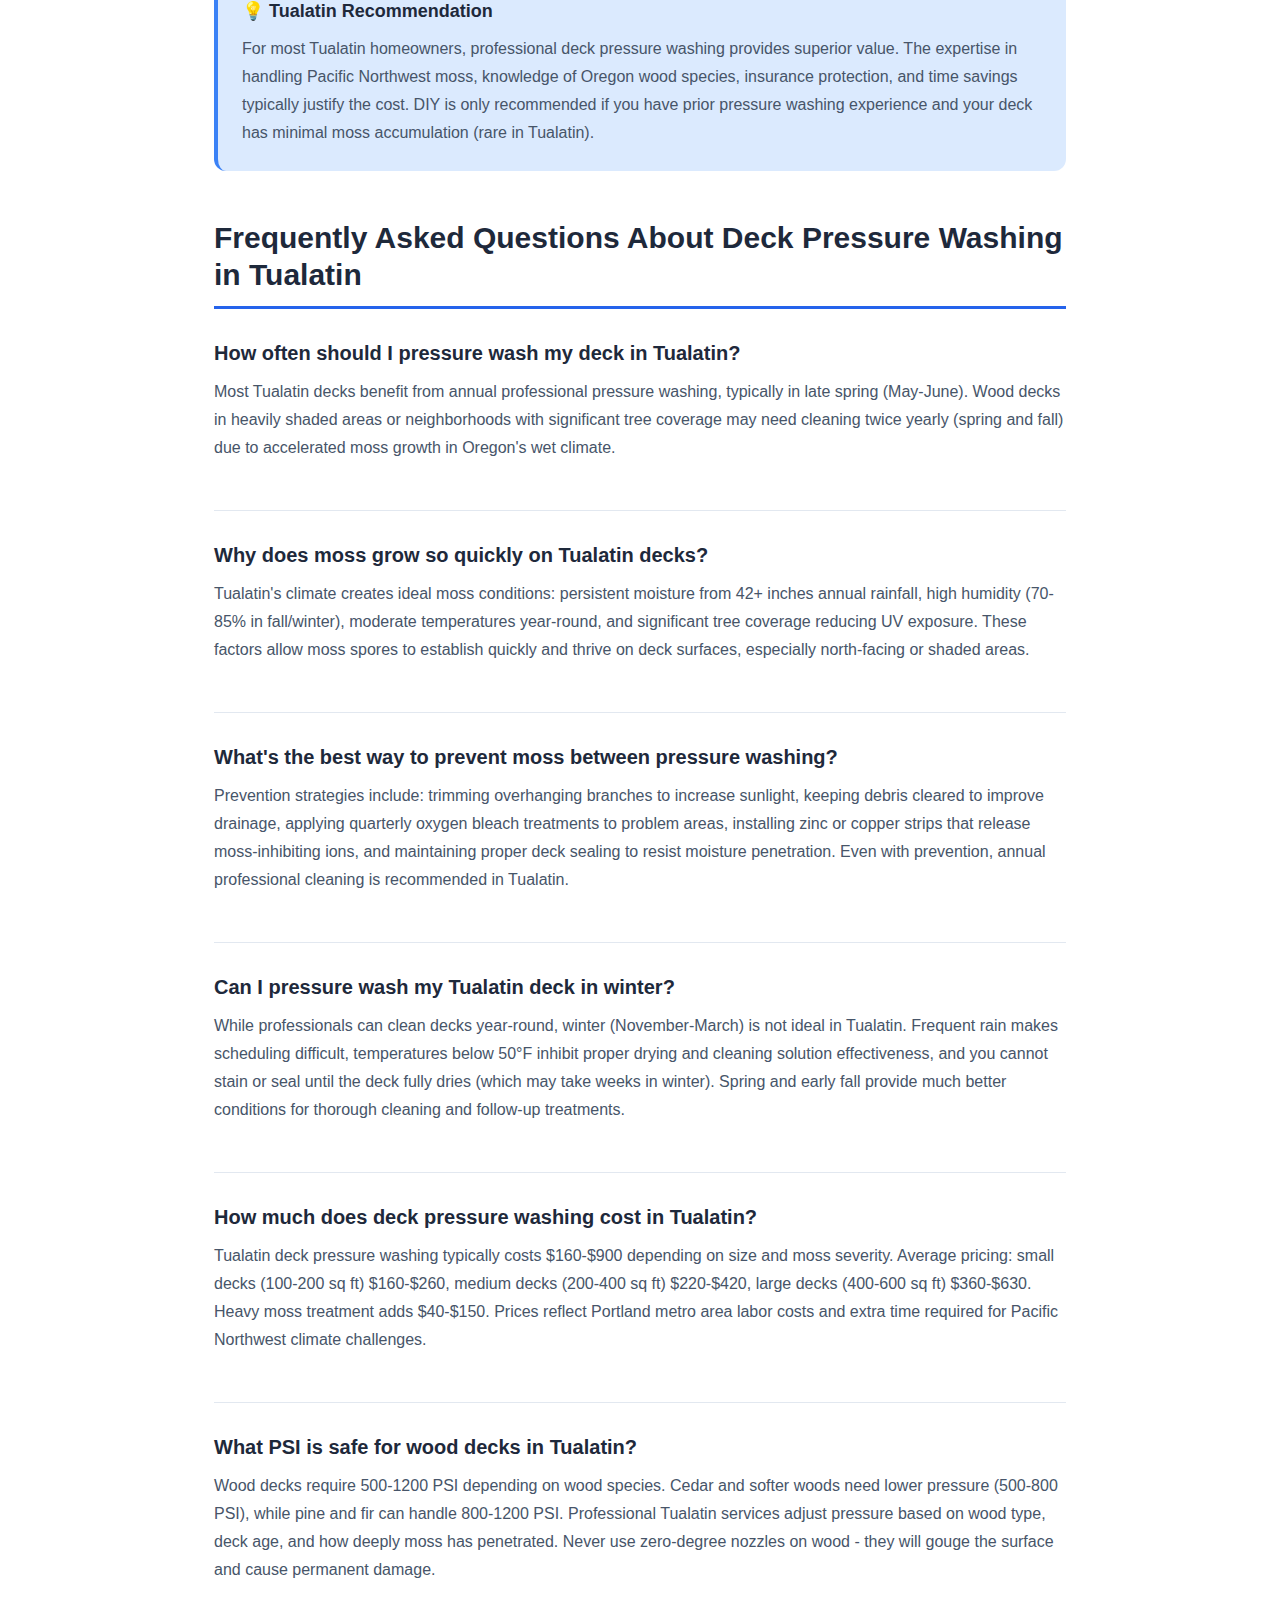
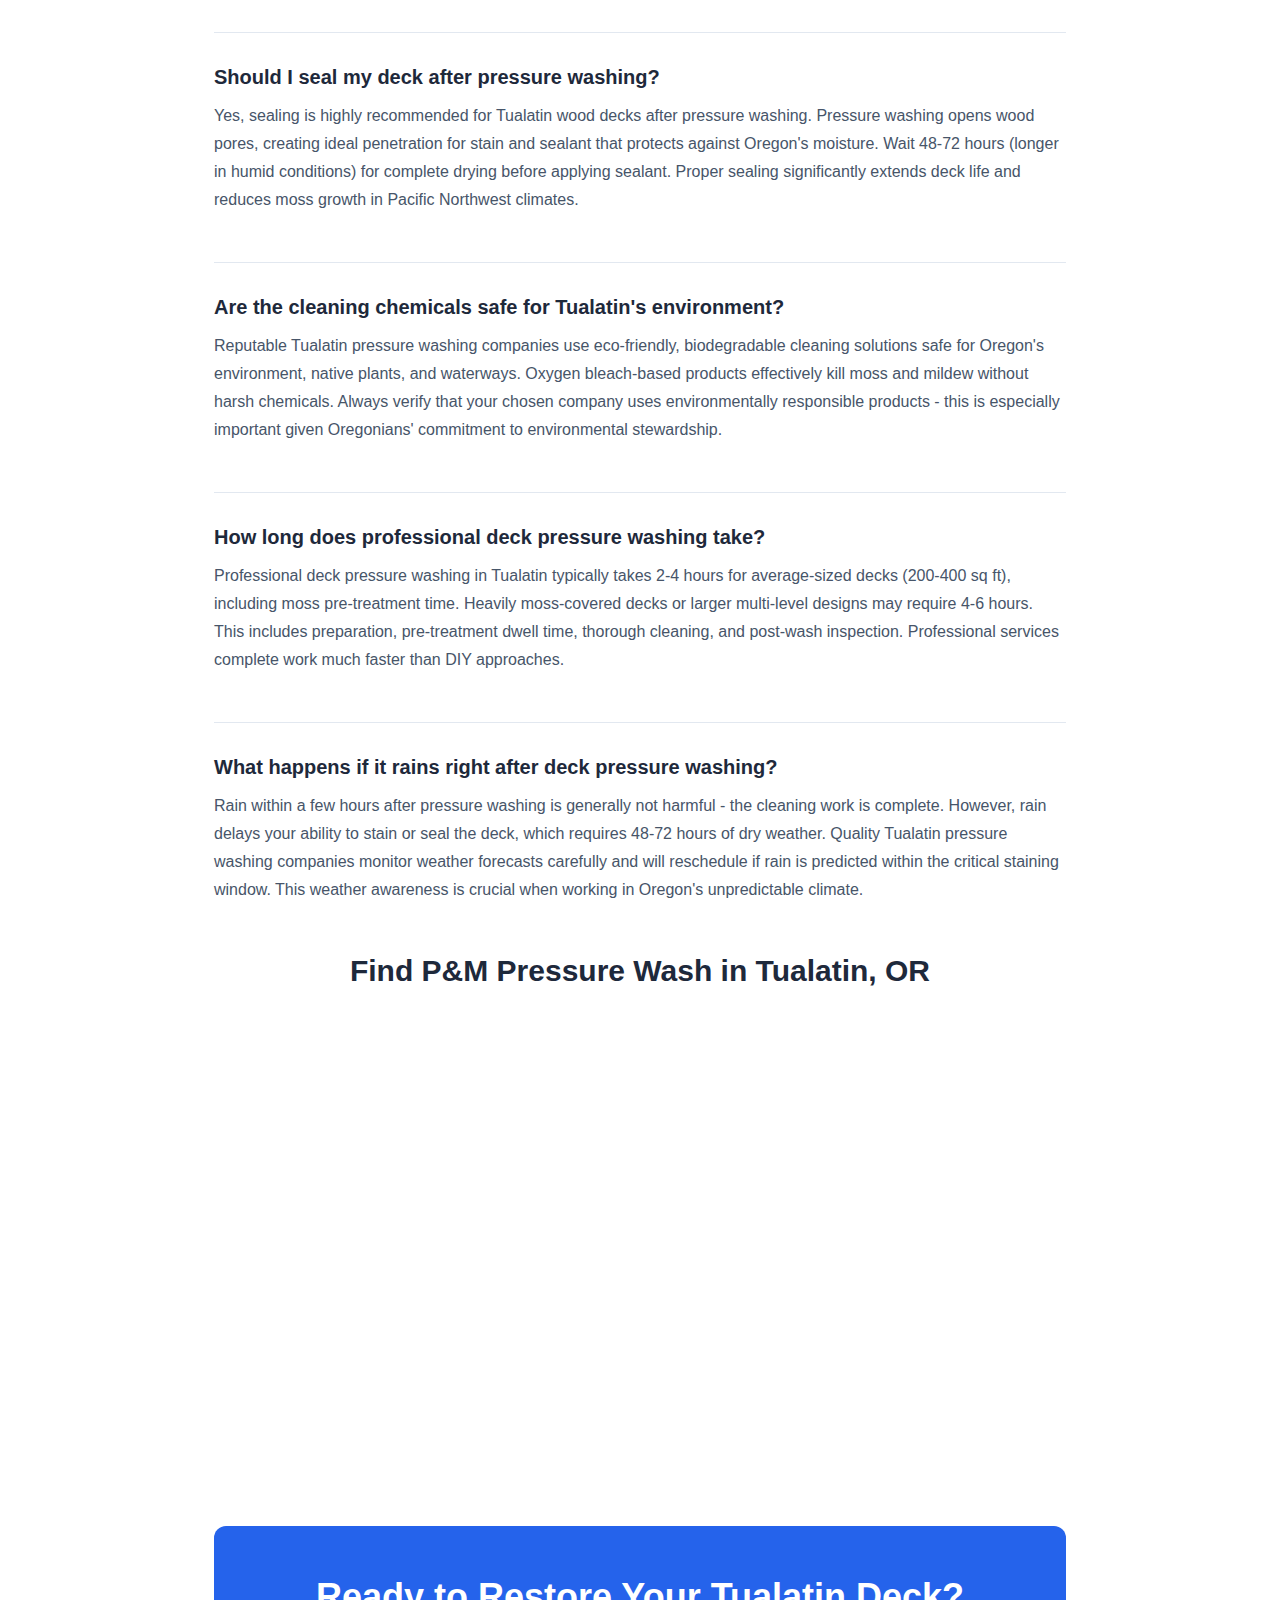
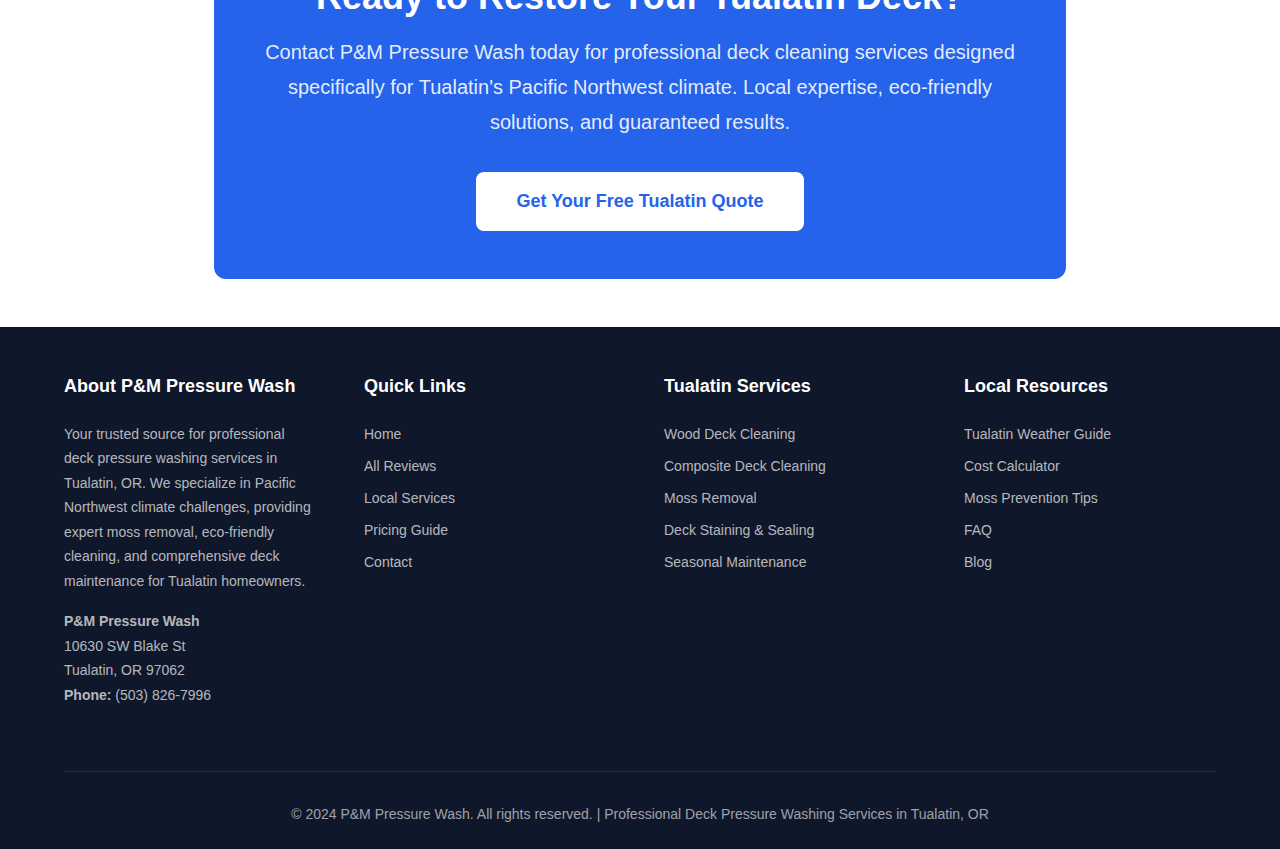
<file: Deck-Pressure-Washing-Tualatin.html>
<!DOCTYPE html>
<html lang="en">
<head>
    <meta charset="UTF-8">
    <meta name="viewport" content="width=device-width, initial-scale=1.0">
    <meta name="description" content="Complete guide to professional deck pressure washing in Tualatin, OR. Local climate expertise, Pacific NW techniques, seasonal timing, pricing, and top-rated services for Tualatin homeowners.">
    <title>Deck Pressure Washing Tualatin: Complete Local Guide | P&M Pressure Wash</title>
    <link rel="stylesheet" href="styles.css">
</head>
<body>
    <!-- Header -->
    <header class="site-header">
        <div class="container">
            <div class="header-content">
                <div class="logo-section">
                    <h1 class="site-title">P&M Pressure Wash</h1>
                    <p class="site-tagline">Deck Pressure Washing Tualatin | Expert Reviews & Professional Guides</p>
                </div>
                <nav class="main-nav">
                    <ul>
                        <li><a href="index.html">Home</a></li>
                        <li><a href="#reviews">Reviews</a></li>
                        <li><a href="#guides">Guides</a></li>
                        <li><a href="#services">Services</a></li>
                        <li><a href="#contact">Contact</a></li>
                    </ul>
                </nav>
            </div>
        </div>
    </header>

    <!-- Article Hero Section -->
    <section class="featured-section">
        <div class="container">
            <div class="featured-article">
                <div class="featured-badge">Local Expert Guide</div>
                <h1 class="featured-title">Deck Pressure Washing Tualatin: Complete Professional Guide</h1>
                <div class="article-meta">
                    <span class="meta-item">
                        <svg class="icon" width="16" height="16" viewBox="0 0 16 16" fill="currentColor">
                            <path d="M8 0a8 8 0 1 1 0 16A8 8 0 0 1 8 0zM4.5 7.5a.5.5 0 0 0 0 1h5.793l-2.147 2.146a.5.5 0 0 0 .708.708l3-3a.5.5 0 0 0 0-.708l-3-3a.5.5 0 1 0-.708.708L10.293 7.5H4.5z"/>
                        </svg>
                        December 18, 2024
                    </span>
                    <span class="meta-item category">Tualatin Services</span>
                    <span class="meta-item rating">
                        <span class="stars">★★★★★</span>
                        <span class="rating-text">5.0/5.0</span>
                    </span>
                </div>
            </div>
        </div>
    </section>

    <!-- Article Content -->
    <article class="article-content">
        <div class="container" style="max-width: 900px;">

            <!-- Introduction -->
            <section class="content-section">
                <p style="font-size: 1.125rem; line-height: 1.75; color: #475569; margin-bottom: 2rem;">Living in Tualatin, OR means enjoying beautiful outdoor spaces year-round, but it also means contending with the Pacific Northwest's unique climate challenges. Your deck faces constant exposure to rain, humidity, moss growth, and temperature fluctuations that can quickly diminish its appearance and structural integrity. Professional <a href="https://pandmpressurewash.com/" style="color: #2563eb; font-weight: 600;">deck pressure washing Tualatin</a> services provide the specialized expertise needed to combat these Oregon-specific challenges while restoring your deck's beauty and extending its lifespan.</p>

                <p style="font-size: 1.125rem; line-height: 1.75; color: #475569; margin-bottom: 2rem;">This comprehensive guide covers everything Tualatin homeowners need to know about professional deck pressure washing, from understanding local climate impacts and choosing the right service providers to seasonal timing, pricing considerations, and maintenance strategies designed specifically for the Portland metro area's weather patterns.</p>
            </section>

            <!-- CTA Section After Introduction -->
            <section class="cta-section" style="background: #f1f5f9; padding: 2rem; border-radius: 0.75rem; margin: 2rem 0; text-align: center;">
                <h2 style="font-size: 1.875rem; font-weight: 700; color: #1e293b; margin-bottom: 1rem;">Pressure Washing in Tualatin, OR</h2>
                <p style="font-size: 1.125rem; color: #475569; margin-bottom: 1.5rem; line-height: 1.75;">Get expert deck cleaning from local professionals who understand Oregon's climate challenges and use proven techniques for long-lasting results.</p>
                <a href="https://pandmpressurewash.com/" class="btn btn-primary" style="display: inline-block; background: #2563eb; color: white; padding: 1rem 2rem; border-radius: 0.5rem; font-weight: 600; text-decoration: none; transition: all 0.3s;">Get A Free Quote</a>
                <p style="font-size: 0.875rem; color: #64748b; margin-top: 1rem;">Deck Pressure Washing Tualatin, OR</p>
            </section>

            <!-- Why Tualatin Decks Need Special Attention -->
            <section class="content-section" style="margin-top: 3rem;">
                <h2 style="font-size: 1.875rem; font-weight: 700; color: #1e293b; margin-bottom: 1.5rem; padding-bottom: 0.75rem; border-bottom: 3px solid #2563eb;">Why Tualatin Decks Need Special Attention</h2>

                <p style="line-height: 1.75; color: #475569; margin-bottom: 1.5rem;">Tualatin's location in the Willamette Valley creates unique challenges for deck maintenance. The area experiences an average of 42 inches of rainfall annually, with the wettest months from October through March. This persistent moisture, combined with moderate temperatures and tree coverage in many neighborhoods, creates ideal conditions for moss, algae, and mildew growth that can damage deck surfaces and create safety hazards.</p>

                <h3 style="font-size: 1.5rem; font-weight: 700; color: #1e293b; margin-top: 2rem; margin-bottom: 1rem;">Tualatin's Climate Impact on Decks</h3>

                <div class="info-box" style="background: #dbeafe; border-left: 4px solid #3b82f6; padding: 1.5rem; border-radius: 0.75rem; margin: 2rem 0;">
                    <h4 style="font-size: 1.125rem; font-weight: 700; margin-bottom: 1rem; color: #1e293b;">💧 Pacific Northwest Weather Challenges</h4>
                    <ul style="margin-left: 1.5rem; color: #475569; line-height: 1.75;">
                        <li style="margin-bottom: 0.75rem;"><strong>Persistent Moisture:</strong> Extended rainy seasons keep deck surfaces damp for months, promoting rapid biological growth and moisture damage.</li>
                        <li style="margin-bottom: 0.75rem;"><strong>High Humidity:</strong> Average humidity levels of 70-85% during fall and winter months create ideal conditions for mold and mildew proliferation.</li>
                        <li style="margin-bottom: 0.75rem;"><strong>Temperature Fluctuations:</strong> Mild winters followed by warm summers cause wood expansion and contraction, leading to accelerated wear.</li>
                        <li style="margin-bottom: 0.75rem;"><strong>Limited Sunlight:</strong> Overcast days and tree coverage reduce UV exposure that naturally inhibits organic growth, allowing moss to thrive.</li>
                        <li style="margin-bottom: 0.75rem;"><strong>Seasonal Pollen:</strong> Spring pollen accumulation combines with moisture to create stubborn stains and promote algae development.</li>
                    </ul>
                </div>

                <p style="line-height: 1.75; color: #475569; margin-bottom: 1.5rem;">These climate factors mean Tualatin decks require more frequent and specialized cleaning compared to decks in drier climates. Professional <a href="https://share.google/CUBc6eDO872FjGK7j" style="color: #2563eb; font-weight: 600;">deck pressure washing Tualatin</a> services understand these unique challenges and employ techniques specifically designed to address Pacific Northwest conditions while protecting your deck materials.</p>
            </section>

            <!-- Benefits of Professional Deck Pressure Washing in Tualatin -->
            <section class="content-section" style="margin-top: 3rem;">
                <h2 style="font-size: 1.875rem; font-weight: 700; color: #1e293b; margin-bottom: 1.5rem; padding-bottom: 0.75rem; border-bottom: 3px solid #2563eb;">Benefits of Professional Deck Pressure Washing in Tualatin</h2>

                <p style="line-height: 1.75; color: #475569; margin-bottom: 1.5rem;">Investing in professional deck pressure washing delivers significant advantages for Tualatin homeowners dealing with Oregon's challenging climate conditions:</p>

                <div class="success-box" style="background: #d1fae5; border-left: 4px solid #10b981; padding: 1.5rem; border-radius: 0.75rem; margin: 2rem 0;">
                    <h4 style="font-size: 1.125rem; font-weight: 700; margin-bottom: 1rem; color: #1e293b;">✓ Key Benefits for Tualatin Homeowners</h4>
                    <ul style="margin-left: 1.5rem; color: #475569; line-height: 1.75;">
                        <li style="margin-bottom: 0.75rem;"><strong>Moss and Algae Eradication:</strong> Professional cleaning removes established moss colonies and algae growth that DIY methods often miss, addressing Tualatin's most common deck problem.</li>
                        <li style="margin-bottom: 0.75rem;"><strong>Mildew Prevention:</strong> Thorough pressure washing eliminates mildew spores and creates conditions less favorable for regrowth in Oregon's humid environment.</li>
                        <li style="margin-bottom: 0.75rem;"><strong>Slip Hazard Elimination:</strong> Removing slippery biological growth dramatically improves deck safety, especially important during Tualatin's wet fall and winter months.</li>
                        <li style="margin-bottom: 0.75rem;"><strong>Wood Preservation:</strong> Regular professional cleaning prevents moisture-related damage, wood rot, and structural deterioration common in Pacific Northwest climates.</li>
                        <li style="margin-bottom: 0.75rem;"><strong>Enhanced Property Value:</strong> A clean, well-maintained deck significantly boosts curb appeal and home value in Tualatin's competitive real estate market.</li>
                        <li style="margin-bottom: 0.75rem;"><strong>Stain Readiness:</strong> Pressure washing opens wood pores and creates the ideal surface for protective stain application, crucial for Oregon weather protection.</li>
                        <li style="margin-bottom: 0.75rem;"><strong>Time and Effort Savings:</strong> Professional services complete thorough cleaning in hours rather than days of DIY labor, with superior results.</li>
                        <li style="margin-bottom: 0.75rem;"><strong>Local Expertise:</strong> Tualatin-based professionals understand specific neighborhood challenges, from tree coverage effects to drainage patterns.</li>
                    </ul>
                </div>
            </section>

            <!-- Understanding Deck Pressure Washing Techniques for Tualatin Climate -->
            <section class="content-section" style="margin-top: 3rem;">
                <h2 style="font-size: 1.875rem; font-weight: 700; color: #1e293b; margin-bottom: 1.5rem; padding-bottom: 0.75rem; border-bottom: 3px solid #2563eb;">Understanding Deck Pressure Washing Techniques for Tualatin Climate</h2>

                <p style="line-height: 1.75; color: #475569; margin-bottom: 1.5rem;">Professional deck pressure washing in Tualatin requires specialized techniques adapted to Pacific Northwest conditions. Understanding these methods helps homeowners appreciate the expertise required and recognize quality service.</p>

                <h3 style="font-size: 1.5rem; font-weight: 700; color: #1e293b; margin-top: 2rem; margin-bottom: 1rem;">Wood Deck Cleaning in Tualatin</h3>

                <p style="line-height: 1.75; color: #475569; margin-bottom: 1.5rem;">Wood decks (cedar, pine, fir) are popular in Tualatin but particularly vulnerable to Oregon's wet climate. Professional cleaning requires careful PSI control and specialized pre-treatment for moss and mildew that has penetrated wood grain.</p>

                <p style="line-height: 1.75; color: #475569; margin-bottom: 1.5rem;"><strong>Optimal PSI Range:</strong> 500-1200 PSI (lower for softer woods like cedar)<br>
                <strong>Pre-Treatment:</strong> Eco-friendly oxygen bleach solutions for deep moss penetration<br>
                <strong>Technique:</strong> Always spray with the grain, using wide fan patterns<br>
                <strong>Dwell Time:</strong> Extended pre-treatment time (15-20 minutes) for Pacific NW moss<br>
                <strong>Distance:</strong> 12-18 inches to prevent wood fiber damage</p>

                <div class="highlight-box" style="background: #fef3c7; border-left: 4px solid #f59e0b; padding: 1.5rem; border-radius: 0.75rem; margin: 2rem 0;">
                    <h4 style="font-size: 1.125rem; font-weight: 700; margin-bottom: 0.75rem; color: #1e293b;">⚠ Tualatin Wood Deck Warning</h4>
                    <p style="line-height: 1.75; color: #475569; margin: 0;">Oregon's wet climate often allows moss to establish deep root systems in wood grain. Standard pressure alone won't remove these embedded roots - proper pre-treatment with appropriate dwell time is essential. Rushing this process leads to moss regrowth within weeks.</p>
                </div>

                <h3 style="font-size: 1.5rem; font-weight: 700; color: #1e293b; margin-top: 2rem; margin-bottom: 1rem;">Composite Deck Cleaning in Tualatin</h3>

                <p style="line-height: 1.75; color: #475569; margin-bottom: 1.5rem;">Composite decks (Trex, TimberTech, Fiberon) handle moisture better than wood but still accumulate algae, pollen, and mildew in Tualatin's climate. Professional cleaning focuses on surface contaminants without damaging the protective cap layer.</p>

                <p style="line-height: 1.75; color: #475569; margin-bottom: 1.5rem;"><strong>Optimal PSI Range:</strong> 1200-1500 PSI (verify manufacturer specs)<br>
                <strong>Best Approach:</strong> Start low, increase only if needed<br>
                <strong>Nozzle:</strong> 25-degree fan tip for even coverage<br>
                <strong>Special Consideration:</strong> Algae stain removal often requires specialized composite deck cleaners<br>
                <strong>Frequency:</strong> Annual cleaning typically sufficient for Tualatin composite decks</p>
            </section>

            <!-- The Professional Deck Pressure Washing Process in Tualatin -->
            <section class="content-section" style="margin-top: 3rem;">
                <h2 style="font-size: 1.875rem; font-weight: 700; color: #1e293b; margin-bottom: 1.5rem; padding-bottom: 0.75rem; border-bottom: 3px solid #2563eb;">The Professional Deck Pressure Washing Process in Tualatin</h2>

                <p style="line-height: 1.75; color: #475569; margin-bottom: 1.5rem;">Quality Tualatin deck pressure washing companies follow a systematic process designed to address Pacific Northwest climate challenges:</p>

                <h3 style="font-size: 1.5rem; font-weight: 700; color: #1e293b; margin-top: 2rem; margin-bottom: 1rem;">Step 1: Initial Assessment</h3>
                <p style="line-height: 1.75; color: #475569; margin-bottom: 1.5rem;">Experienced professionals inspect your deck to identify material type, assess moss and mildew severity, evaluate moisture damage, check for structural issues, determine appropriate cleaning approach, and note areas requiring special attention (heavily shaded sections, under planters).</p>

                <h3 style="font-size: 1.5rem; font-weight: 700; color: #1e293b; margin-top: 2rem; margin-bottom: 1rem;">Step 2: Preparation and Protection</h3>
                <p style="line-height: 1.75; color: #475569; margin-bottom: 1.5rem;">The team moves furniture and decorations, covers nearby plants and electrical fixtures (important in Oregon's lush landscapes), removes loose debris and leaves, and scrapes heavy moss accumulation (common in Tualatin's tree-covered neighborhoods).</p>

                <h3 style="font-size: 1.5rem; font-weight: 700; color: #1e293b; margin-top: 2rem; margin-bottom: 1rem;">Step 3: Pre-Treatment Application</h3>
                <p style="line-height: 1.75; color: #475569; margin-bottom: 1.5rem;">For Oregon decks, pre-treatment is crucial. Professionals apply eco-friendly moss and mildew killers, allow extended dwell time (15-20 minutes) for Pacific NW growth, use oxygen bleach solutions safe for surrounding vegetation, and target problem areas with concentrated treatment.</p>

                <h3 style="font-size: 1.5rem; font-weight: 700; color: #1e293b; margin-top: 2rem; margin-bottom: 1rem;">Step 4: Pressure Washing</h3>
                <p style="line-height: 1.75; color: #475569; margin-bottom: 1.5rem;">Using appropriate PSI for deck material, professionals systematically clean all surfaces, follow wood grain patterns on natural wood decks, maintain consistent distance and speed, use overlapping passes for even coverage, and pay special attention to high-moisture areas (north-facing sections, areas near downspouts).</p>

                <h3 style="font-size: 1.5rem; font-weight: 700; color: #1e293b; margin-top: 2rem; margin-bottom: 1rem;">Step 5: Detailed Cleaning</h3>
                <p style="line-height: 1.75; color: #475569; margin-bottom: 1.5rem;">Thorough professionals clean between deck boards (where moss loves to hide), address railings, stairs, and support posts, remove stubborn algae stains, and clean underneath deck (when accessible) to prevent moisture buildup.</p>

                <h3 style="font-size: 1.5rem; font-weight: 700; color: #1e293b; margin-top: 2rem; margin-bottom: 1rem;">Step 6: Final Inspection and Recommendations</h3>
                <p style="line-height: 1.75; color: #475569; margin-bottom: 1.5rem;">Quality Tualatin services provide post-cleaning inspection, identify any structural concerns, recommend staining/sealing timeline for Oregon weather, suggest maintenance schedules for your specific deck, and advise on moss prevention strategies.</p>
            </section>

            <!-- Deck Pressure Washing Costs in Tualatin -->
            <section class="content-section" style="margin-top: 3rem;">
                <h2 style="font-size: 1.875rem; font-weight: 700; color: #1e293b; margin-bottom: 1.5rem; padding-bottom: 0.75rem; border-bottom: 3px solid #2563eb;">Deck Pressure Washing Costs in Tualatin</h2>

                <p style="line-height: 1.75; color: #475569; margin-bottom: 1.5rem;">Understanding local pricing helps Tualatin homeowners budget appropriately and identify fair value. Pricing in the Portland metro area reflects local labor costs, competition levels, and the additional time required for Pacific Northwest climate challenges.</p>

                <h3 style="font-size: 1.5rem; font-weight: 700; color: #1e293b; margin-top: 2rem; margin-bottom: 1rem;">Average Tualatin Pricing (2024)</h3>

                <table style="width: 100%; border-collapse: collapse; margin: 2rem 0; font-size: 0.875rem;">
                    <thead style="background: #2563eb; color: white;">
                        <tr>
                            <th style="padding: 1rem; text-align: left; font-weight: 700;">Deck Size</th>
                            <th style="padding: 1rem; text-align: left; font-weight: 700;">Square Footage</th>
                            <th style="padding: 1rem; text-align: left; font-weight: 700;">Basic Cleaning</th>
                            <th style="padding: 1rem; text-align: left; font-weight: 700;">w/ Moss Treatment</th>
                        </tr>
                    </thead>
                    <tbody>
                        <tr style="border-bottom: 1px solid #e2e8f0;">
                            <td style="padding: 1rem; color: #475569;">Small Deck</td>
                            <td style="padding: 1rem; color: #475569;">100-200 sq ft</td>
                            <td style="padding: 1rem; color: #475569; font-weight: 600;">$160-$220</td>
                            <td style="padding: 1rem; color: #475569; font-weight: 600;">$200-$260</td>
                        </tr>
                        <tr style="border-bottom: 1px solid #e2e8f0; background: #f8fafc;">
                            <td style="padding: 1rem; color: #475569;">Medium Deck</td>
                            <td style="padding: 1rem; color: #475569;">200-400 sq ft</td>
                            <td style="padding: 1rem; color: #475569; font-weight: 600;">$220-$360</td>
                            <td style="padding: 1rem; color: #475569; font-weight: 600;">$280-$420</td>
                        </tr>
                        <tr style="border-bottom: 1px solid #e2e8f0;">
                            <td style="padding: 1rem; color: #475569;">Large Deck</td>
                            <td style="padding: 1rem; color: #475569;">400-600 sq ft</td>
                            <td style="padding: 1rem; color: #475569; font-weight: 600;">$360-$520</td>
                            <td style="padding: 1rem; color: #475569; font-weight: 600;">$450-$630</td>
                        </tr>
                        <tr style="background: #f8fafc;">
                            <td style="padding: 1rem; color: #475569;">Extra Large Deck</td>
                            <td style="padding: 1rem; color: #475569;">600+ sq ft</td>
                            <td style="padding: 1rem; color: #475569; font-weight: 600;">$520-$750</td>
                            <td style="padding: 1rem; color: #475569; font-weight: 600;">$630-$900</td>
                        </tr>
                    </tbody>
                </table>

                <h3 style="font-size: 1.5rem; font-weight: 700; color: #1e293b; margin-top: 2rem; margin-bottom: 1rem;">Factors Affecting Tualatin Deck Cleaning Costs</h3>

                <ul style="margin-left: 1.5rem; color: #475569; line-height: 1.75; margin-bottom: 1.5rem;">
                    <li style="margin-bottom: 0.75rem;"><strong>Moss Severity:</strong> Heavy moss accumulation (common in Tualatin's shaded neighborhoods) requires additional pre-treatment time and specialized solutions, increasing costs by $40-$150.</li>
                    <li style="margin-bottom: 0.75rem;"><strong>Deck Material:</strong> Wood decks typically cost slightly more due to lower PSI requirements and increased time needs compared to composite decking.</li>
                    <li style="margin-bottom: 0.75rem;"><strong>Accessibility:</strong> Multi-level decks, complex designs, or limited access areas increase labor time and pricing.</li>
                    <li style="margin-bottom: 0.75rem;"><strong>Deck Condition:</strong> Neglected decks requiring extensive treatment and multiple cleaning passes cost more than annually maintained decks.</li>
                    <li style="margin-bottom: 0.75rem;"><strong>Seasonal Timing:</strong> Spring and early summer (peak season) may have premium rates due to high demand in the Portland metro area.</li>
                    <li style="margin-bottom: 0.75rem;"><strong>Additional Services:</strong> Package deals combining pressure washing with staining, sealing, or other exterior cleaning offer better value than separate services.</li>
                </ul>

                <div class="success-box" style="background: #d1fae5; border-left: 4px solid #10b981; padding: 1.5rem; border-radius: 0.75rem; margin: 2rem 0;">
                    <h4 style="font-size: 1.125rem; font-weight: 700; margin-bottom: 0.75rem; color: #1e293b;">✓ Tualatin Cost-Saving Tip</h4>
                    <p style="line-height: 1.75; color: #475569; margin: 0;">Many Tualatin pressure washing companies offer fall scheduling discounts (September-October) when booking is slower. This timing also allows for final cleaning before winter rains and prepares your deck for spring staining. Save 15-25% compared to peak spring rates while still getting optimal service.</p>
                </div>
            </section>

            <!-- Best Time of Year for Deck Pressure Washing in Tualatin -->
            <section class="content-section" style="margin-top: 3rem;">
                <h2 style="font-size: 1.875rem; font-weight: 700; color: #1e293b; margin-bottom: 1.5rem; padding-bottom: 0.75rem; border-bottom: 3px solid #2563eb;">Best Time of Year for <a href="https://maps.app.goo.gl/g1r16pr26sJhfeze8" style="color: #2563eb; font-weight: 600;">Deck Pressure Washing Tualatin</a></h2>

                <p style="line-height: 1.75; color: #475569; margin-bottom: 1.5rem;">Oregon's seasonal weather patterns significantly impact optimal timing for deck pressure washing. Choosing the right season ensures proper drying conditions and maximizes cleaning effectiveness.</p>

                <h3 style="font-size: 1.5rem; font-weight: 700; color: #1e293b; margin-top: 2rem; margin-bottom: 1rem;">Late Spring (May-June): Prime Time</h3>

                <p style="line-height: 1.75; color: #475569; margin-bottom: 1.5rem;"><strong>Why it's ideal:</strong></p>
                <ul style="margin-left: 1.5rem; color: #475569; line-height: 1.75; margin-bottom: 1.5rem;">
                    <li style="margin-bottom: 0.75rem;">Removes winter moss and mildew accumulation before summer use</li>
                    <li style="margin-bottom: 0.75rem;">Temperatures of 60-75°F provide excellent drying conditions</li>
                    <li style="margin-bottom: 0.75rem;">Lower rainfall probability compared to fall/winter</li>
                    <li style="margin-bottom: 0.75rem;">Ideal preparation for summer staining and sealing</li>
                    <li style="margin-bottom: 0.75rem;">Deck ready for peak outdoor entertainment season</li>
                </ul>

                <h3 style="font-size: 1.5rem; font-weight: 700; color: #1e293b; margin-top: 2rem; margin-bottom: 1rem;">Early Fall (September-Early October): Second Best</h3>

                <p style="line-height: 1.75; color: #475569; margin-bottom: 1.5rem;"><strong>Advantages:</strong></p>
                <ul style="margin-left: 1.5rem; color: #475569; line-height: 1.75; margin-bottom: 1.5rem;">
                    <li style="margin-bottom: 0.75rem;">Removes summer grime and early moss development</li>
                    <li style="margin-bottom: 0.75rem;">Still-moderate temperatures (55-70°F) for proper drying</li>
                    <li style="margin-bottom: 0.75rem;">Lower demand = potential cost savings</li>
                    <li style="margin-bottom: 0.75rem;">Prepares deck for winter weather protection</li>
                    <li style="margin-bottom: 0.75rem;">Reduces moss establishment during wet fall/winter months</li>
                </ul>

                <h3 style="font-size: 1.5rem; font-weight: 700; color: #1e293b; margin-top: 2rem; margin-bottom: 1rem;">Seasons to Avoid in Tualatin</h3>

                <div class="highlight-box" style="background: #fef3c7; border-left: 4px solid #f59e0b; padding: 1.5rem; border-radius: 0.75rem; margin: 2rem 0;">
                    <h4 style="font-size: 1.125rem; font-weight: 700; margin-bottom: 1rem; color: #1e293b;">⚠ Challenging Seasons</h4>
                    <p style="line-height: 1.75; color: #475569; margin-bottom: 1rem;"><strong>Late Fall/Winter (November-March):</strong></p>
                    <ul style="margin-left: 1.5rem; color: #475569; line-height: 1.75; margin-bottom: 1rem;">
                        <li style="margin-bottom: 0.75rem;">Frequent rain makes scheduling difficult and delays drying</li>
                        <li style="margin-bottom: 0.75rem;">Temperatures below 50°F inhibit proper drying and cleaning solution effectiveness</li>
                        <li style="margin-bottom: 0.75rem;">Cannot stain or seal until deck fully dries (may take weeks in winter)</li>
                        <li style="margin-bottom: 0.75rem;">Moss and mildew regrow quickly in persistent wet conditions</li>
                    </ul>
                    <p style="line-height: 1.75; color: #475569; margin: 0;"><strong>Emergency winter cleaning:</strong> While not ideal, professionals can clean Tualatin decks year-round if safety issues arise (extreme moss/algae slipperiness). However, expect extended drying times and plan to postpone staining/sealing until spring.</p>
                </div>
            </section>

            <!-- Choosing the Right Deck Pressure Washing Service in Tualatin -->
            <section class="content-section" style="margin-top: 3rem;">
                <h2 style="font-size: 1.875rem; font-weight: 700; color: #1e293b; margin-bottom: 1.5rem; padding-bottom: 0.75rem; border-bottom: 3px solid #2563eb;">Choosing the Right Deck Pressure Washing Service in Tualatin</h2>

                <p style="line-height: 1.75; color: #475569; margin-bottom: 1.5rem;">Selecting a qualified, experienced pressure washing company ensures quality results and protects your investment. Tualatin homeowners should prioritize local expertise and Pacific Northwest experience.</p>

                <h3 style="font-size: 1.5rem; font-weight: 700; color: #1e293b; margin-top: 2rem; margin-bottom: 1rem;">Essential Qualifications</h3>

                <ul style="margin-left: 1.5rem; color: #475569; line-height: 1.75; margin-bottom: 1.5rem;">
                    <li style="margin-bottom: 0.75rem;"><strong>Oregon State Licensing:</strong> Verify active CCB (Contractor's Construction Board) licensing for Oregon</li>
                    <li style="margin-bottom: 0.75rem;"><strong>Comprehensive Insurance:</strong> Minimum $1 million general liability coverage plus workers' compensation</li>
                    <li style="margin-bottom: 0.75rem;"><strong>Local Experience:</strong> At least 3-5 years serving Tualatin/Portland metro area with verifiable references</li>
                    <li style="margin-bottom: 0.75rem;"><strong>Pacific NW Expertise:</strong> Demonstrated knowledge of moss treatment, Oregon weather considerations, and regional deck materials</li>
                    <li style="margin-bottom: 0.75rem;"><strong>Eco-Friendly Practices:</strong> Use of environmentally safe cleaning solutions (important in Oregon's eco-conscious culture)</li>
                </ul>

                <h3 style="font-size: 1.5rem; font-weight: 700; color: #1e293b; margin-top: 2rem; margin-bottom: 1rem;">Questions to Ask Tualatin Providers</h3>

                <ol style="margin-left: 1.5rem; color: #475569; line-height: 1.75; margin-bottom: 1.5rem;">
                    <li style="margin-bottom: 0.75rem;">How do you handle heavy moss accumulation common in Tualatin?</li>
                    <li style="margin-bottom: 0.75rem;">What pre-treatment products do you use, and are they safe for Oregon's environment?</li>
                    <li style="margin-bottom: 0.75rem;">Do you adjust PSI based on wood species (cedar vs. pine vs. fir)?</li>
                    <li style="margin-bottom: 0.75rem;">Can you provide references from recent Tualatin customers?</li>
                    <li style="margin-bottom: 0.75rem;">What happens if rain is forecast shortly after cleaning?</li>
                    <li style="margin-bottom: 0.75rem;">Do you offer staining and sealing services as package deals?</li>
                    <li style="margin-bottom: 0.75rem;">What is your satisfaction guarantee policy?</li>
                    <li style="margin-bottom: 0.75rem;">How do you protect surrounding landscaping during cleaning?</li>
                </ol>

                <h3 style="font-size: 1.5rem; font-weight: 700; color: #1e293b; margin-top: 2rem; margin-bottom: 1rem;">Red Flags to Avoid</h3>

                <ul style="margin-left: 1.5rem; color: #475569; line-height: 1.75; margin-bottom: 1.5rem;">
                    <li style="margin-bottom: 0.75rem;">Quotes significantly lower than local competition (often indicates poor quality or lack of insurance)</li>
                    <li style="margin-bottom: 0.75rem;">Inability to provide Oregon CCB license number</li>
                    <li style="margin-bottom: 0.75rem;">No discussion of moss pre-treatment or Pacific NW specific challenges</li>
                    <li style="margin-bottom: 0.75rem;">Pressure for full upfront payment before work begins</li>
                    <li style="margin-bottom: 0.75rem;">Lack of online reviews or local references</li>
                    <li style="margin-bottom: 0.75rem;">Using harsh chemicals that could damage Oregon landscaping</li>
                    <li style="margin-bottom: 0.75rem;">One-size-fits-all PSI approach for all deck materials</li>
                </ul>
            </section>

            <!-- Maintaining Your Tualatin Deck Between Pressure Washing -->
            <section class="content-section" style="margin-top: 3rem;">
                <h2 style="font-size: 1.875rem; font-weight: 700; color: #1e293b; margin-bottom: 1.5rem; padding-bottom: 0.75rem; border-bottom: 3px solid #2563eb;">Maintaining Your Tualatin Deck Between Pressure Washing</h2>

                <p style="line-height: 1.75; color: #475569; margin-bottom: 1.5rem;">Regular maintenance between professional cleanings extends your deck's life and reduces moss accumulation in Tualatin's challenging climate:</p>

                <h3 style="font-size: 1.5rem; font-weight: 700; color: #1e293b; margin-top: 2rem; margin-bottom: 1rem;">Monthly Maintenance Tasks</h3>

                <ul style="margin-left: 1.5rem; color: #475569; line-height: 1.75; margin-bottom: 1.5rem;">
                    <li style="margin-bottom: 0.75rem;">Sweep away leaves, pine needles, and debris (prevents moisture retention and moss development)</li>
                    <li style="margin-bottom: 0.75rem;">Inspect for early moss growth in shaded areas and spot-treat immediately</li>
                    <li style="margin-bottom: 0.75rem;">Clear debris from between deck boards to maintain drainage</li>
                    <li style="margin-bottom: 0.75rem;">Move furniture and planters periodically to allow sunlight exposure and even wear</li>
                </ul>

                <h3 style="font-size: 1.5rem; font-weight: 700; color: #1e293b; margin-top: 2rem; margin-bottom: 1rem;">Seasonal Tualatin Deck Care</h3>

                <p style="line-height: 1.75; color: #475569; margin-bottom: 1rem;"><strong>Spring (April-May):</strong></p>
                <ul style="margin-left: 1.5rem; color: #475569; line-height: 1.75; margin-bottom: 1.5rem;">
                    <li style="margin-bottom: 0.75rem;">Schedule professional pressure washing to remove winter buildup</li>
                    <li style="margin-bottom: 0.75rem;">Inspect for winter damage (loose boards, protruding nails)</li>
                    <li style="margin-bottom: 0.75rem;">Apply stain or sealant if needed (wait for 48-72 hours of dry weather)</li>
                </ul>

                <p style="line-height: 1.75; color: #475569; margin-bottom: 1rem;"><strong>Fall (September-October):</strong></p>
                <ul style="margin-left: 1.5rem; color: #475569; line-height: 1.75; margin-bottom: 1.5rem;">
                    <li style="margin-bottom: 0.75rem;">Consider second pressure washing if moss has redeveloped</li>
                    <li style="margin-bottom: 0.75rem;">Apply moss inhibitor products before rainy season</li>
                    <li style="margin-bottom: 0.75rem;">Trim overhanging branches to increase sunlight and reduce leaf accumulation</li>
                </ul>

                <h3 style="font-size: 1.5rem; font-weight: 700; color: #1e293b; margin-top: 2rem; margin-bottom: 1rem;">Moss Prevention Strategies for Tualatin</h3>

                <div class="success-box" style="background: #d1fae5; border-left: 4px solid #10b981; padding: 1.5rem; border-radius: 0.75rem; margin: 2rem 0;">
                    <h4 style="font-size: 1.125rem; font-weight: 700; margin-bottom: 1rem; color: #1e293b;">✓ Pacific Northwest Moss Prevention</h4>
                    <ul style="margin-left: 1.5rem; color: #475569; line-height: 1.75;">
                        <li style="margin-bottom: 0.75rem;">Increase sunlight exposure by trimming trees and shrubs</li>
                        <li style="margin-bottom: 0.75rem;">Improve deck drainage by keeping gaps between boards clear</li>
                        <li style="margin-bottom: 0.75rem;">Install zinc or copper strips along deck perimeter (releases moss-inhibiting ions during rain)</li>
                        <li style="margin-bottom: 0.75rem;">Apply oxygen bleach solution quarterly in high-moss areas</li>
                        <li style="margin-bottom: 0.75rem;">Maintain proper deck stain/sealant to resist moisture penetration</li>
                        <li style="margin-bottom: 0.75rem;">Consider installing shade sails or awnings to reduce direct rainfall while maintaining airflow</li>
                    </ul>
                </div>
            </section>

            <!-- DIY vs Professional Deck Pressure Washing in Tualatin -->
            <section class="content-section" style="margin-top: 3rem;">
                <h2 style="font-size: 1.875rem; font-weight: 700; color: #1e293b; margin-bottom: 1.5rem; padding-bottom: 0.75rem; border-bottom: 3px solid #2563eb;">DIY vs Professional <a href="https://juteakter965.github.io/P-M-Pressure-Wash-Pressure-Washing/Pressure-Washing-in-Tualatin.html" style="color: #2563eb;">Deck Pressure Washing</a> in Tualatin</h2>

                <p style="line-height: 1.75; color: #475569; margin-bottom: 1.5rem;">Tualatin's climate challenges make the DIY vs professional decision particularly important. Pacific Northwest conditions add complexity that significantly impacts DIY success rates.</p>

                <h3 style="font-size: 1.5rem; font-weight: 700; color: #1e293b; margin-top: 2rem; margin-bottom: 1rem;">DIY Considerations for Tualatin Homeowners</h3>

                <p style="line-height: 1.75; color: #475569; margin-bottom: 1rem;"><strong>Pros:</strong></p>
                <ul style="margin-left: 1.5rem; color: #475569; line-height: 1.75; margin-bottom: 1.5rem;">
                    <li style="margin-bottom: 0.75rem;">Lower cost if equipment can be rented affordably</li>
                    <li style="margin-bottom: 0.75rem;">Flexibility in scheduling around Oregon weather</li>
                    <li style="margin-bottom: 0.75rem;">Satisfaction of completing home maintenance yourself</li>
                </ul>

                <p style="line-height: 1.75; color: #475569; margin-bottom: 1rem;"><strong>Cons (Especially Important in Tualatin):</strong></p>
                <ul style="margin-left: 1.5rem; color: #475569; line-height: 1.75; margin-bottom: 1.5rem;">
                    <li style="margin-bottom: 0.75rem;">Risk of wood damage from incorrect PSI or technique</li>
                    <li style="margin-bottom: 0.75rem;">Inadequate moss treatment leading to rapid regrowth (major problem in Pacific NW)</li>
                    <li style="margin-bottom: 0.75rem;">Significant time investment (6-10 hours for average deck including setup/cleanup)</li>
                    <li style="margin-bottom: 0.75rem;">No insurance coverage if damage occurs</li>
                    <li style="margin-bottom: 0.75rem;">Rental costs plus moss treatment products approach professional pricing</li>
                    <li style="margin-bottom: 0.75rem;">Difficulty scheduling around unpredictable Oregon weather</li>
                </ul>

                <h3 style="font-size: 1.5rem; font-weight: 700; color: #1e293b; margin-top: 2rem; margin-bottom: 1rem;">Professional Service Advantages</h3>

                <ul style="margin-left: 1.5rem; color: #475569; line-height: 1.75; margin-bottom: 1.5rem;">
                    <li style="margin-bottom: 0.75rem;">Expert knowledge of Pacific NW moss and mildew treatment</li>
                    <li style="margin-bottom: 0.75rem;">Professional-grade equipment and eco-friendly solutions</li>
                    <li style="margin-bottom: 0.75rem;">Complete job in 2-4 hours vs. 6-10 hours DIY</li>
                    <li style="margin-bottom: 0.75rem;">Insurance protection against damage</li>
                    <li style="margin-bottom: 0.75rem;">Experience with all Oregon wood species and composite materials</li>
                    <li style="margin-bottom: 0.75rem;">Weather monitoring and rescheduling if rain threatens</li>
                    <li style="margin-bottom: 0.75rem;">Consistent, professional results</li>
                </ul>

                <div class="info-box" style="background: #dbeafe; border-left: 4px solid #3b82f6; padding: 1.5rem; border-radius: 0.75rem; margin: 2rem 0;">
                    <h4 style="font-size: 1.125rem; font-weight: 700; margin-bottom: 0.75rem; color: #1e293b;">💡 Tualatin Recommendation</h4>
                    <p style="line-height: 1.75; color: #475569; margin: 0;">For most Tualatin homeowners, professional deck pressure washing provides superior value. The expertise in handling Pacific Northwest moss, knowledge of Oregon wood species, insurance protection, and time savings typically justify the cost. DIY is only recommended if you have prior pressure washing experience and your deck has minimal moss accumulation (rare in Tualatin).</p>
                </div>
            </section>

            <!-- Frequently Asked Questions -->
            <section class="content-section" style="margin-top: 3rem;">
                <h2 style="font-size: 1.875rem; font-weight: 700; color: #1e293b; margin-bottom: 1.5rem; padding-bottom: 0.75rem; border-bottom: 3px solid #2563eb;">Frequently Asked Questions About Deck Pressure Washing in Tualatin</h2>

                <div style="margin-top: 2rem;">
                    <div style="margin-bottom: 2rem; padding-bottom: 2rem; border-bottom: 1px solid #e2e8f0;">
                        <h3 style="font-size: 1.25rem; font-weight: 700; color: #1e293b; margin-bottom: 0.75rem;">How often should I pressure wash my deck in Tualatin?</h3>
                        <p style="line-height: 1.75; color: #475569;">Most Tualatin decks benefit from annual professional pressure washing, typically in late spring (May-June). Wood decks in heavily shaded areas or neighborhoods with significant tree coverage may need cleaning twice yearly (spring and fall) due to accelerated moss growth in Oregon's wet climate.</p>
                    </div>

                    <div style="margin-bottom: 2rem; padding-bottom: 2rem; border-bottom: 1px solid #e2e8f0;">
                        <h3 style="font-size: 1.25rem; font-weight: 700; color: #1e293b; margin-bottom: 0.75rem;">Why does moss grow so quickly on Tualatin decks?</h3>
                        <p style="line-height: 1.75; color: #475569;">Tualatin's climate creates ideal moss conditions: persistent moisture from 42+ inches annual rainfall, high humidity (70-85% in fall/winter), moderate temperatures year-round, and significant tree coverage reducing UV exposure. These factors allow moss spores to establish quickly and thrive on deck surfaces, especially north-facing or shaded areas.</p>
                    </div>

                    <div style="margin-bottom: 2rem; padding-bottom: 2rem; border-bottom: 1px solid #e2e8f0;">
                        <h3 style="font-size: 1.25rem; font-weight: 700; color: #1e293b; margin-bottom: 0.75rem;">What's the best way to prevent moss between pressure washing?</h3>
                        <p style="line-height: 1.75; color: #475569;">Prevention strategies include: trimming overhanging branches to increase sunlight, keeping debris cleared to improve drainage, applying quarterly oxygen bleach treatments to problem areas, installing zinc or copper strips that release moss-inhibiting ions, and maintaining proper deck sealing to resist moisture penetration. Even with prevention, annual professional cleaning is recommended in Tualatin.</p>
                    </div>

                    <div style="margin-bottom: 2rem; padding-bottom: 2rem; border-bottom: 1px solid #e2e8f0;">
                        <h3 style="font-size: 1.25rem; font-weight: 700; color: #1e293b; margin-bottom: 0.75rem;">Can I pressure wash my Tualatin deck in winter?</h3>
                        <p style="line-height: 1.75; color: #475569;">While professionals can clean decks year-round, winter (November-March) is not ideal in Tualatin. Frequent rain makes scheduling difficult, temperatures below 50°F inhibit proper drying and cleaning solution effectiveness, and you cannot stain or seal until the deck fully dries (which may take weeks in winter). Spring and early fall provide much better conditions for thorough cleaning and follow-up treatments.</p>
                    </div>

                    <div style="margin-bottom: 2rem; padding-bottom: 2rem; border-bottom: 1px solid #e2e8f0;">
                        <h3 style="font-size: 1.25rem; font-weight: 700; color: #1e293b; margin-bottom: 0.75rem;">How much does deck pressure washing cost in Tualatin?</h3>
                        <p style="line-height: 1.75; color: #475569;">Tualatin deck pressure washing typically costs $160-$900 depending on size and moss severity. Average pricing: small decks (100-200 sq ft) $160-$260, medium decks (200-400 sq ft) $220-$420, large decks (400-600 sq ft) $360-$630. Heavy moss treatment adds $40-$150. Prices reflect Portland metro area labor costs and extra time required for Pacific Northwest climate challenges.</p>
                    </div>

                    <div style="margin-bottom: 2rem; padding-bottom: 2rem; border-bottom: 1px solid #e2e8f0;">
                        <h3 style="font-size: 1.25rem; font-weight: 700; color: #1e293b; margin-bottom: 0.75rem;">What PSI is safe for wood decks in Tualatin?</h3>
                        <p style="line-height: 1.75; color: #475569;">Wood decks require 500-1200 PSI depending on wood species. Cedar and softer woods need lower pressure (500-800 PSI), while pine and fir can handle 800-1200 PSI. Professional Tualatin services adjust pressure based on wood type, deck age, and how deeply moss has penetrated. Never use zero-degree nozzles on wood - they will gouge the surface and cause permanent damage.</p>
                    </div>

                    <div style="margin-bottom: 2rem; padding-bottom: 2rem; border-bottom: 1px solid #e2e8f0;">
                        <h3 style="font-size: 1.25rem; font-weight: 700; color: #1e293b; margin-bottom: 0.75rem;">Should I seal my deck after pressure washing?</h3>
                        <p style="line-height: 1.75; color: #475569;">Yes, sealing is highly recommended for Tualatin wood decks after pressure washing. Pressure washing opens wood pores, creating ideal penetration for stain and sealant that protects against Oregon's moisture. Wait 48-72 hours (longer in humid conditions) for complete drying before applying sealant. Proper sealing significantly extends deck life and reduces moss growth in Pacific Northwest climates.</p>
                    </div>

                    <div style="margin-bottom: 2rem; padding-bottom: 2rem; border-bottom: 1px solid #e2e8f0;">
                        <h3 style="font-size: 1.25rem; font-weight: 700; color: #1e293b; margin-bottom: 0.75rem;">Are the cleaning chemicals safe for Tualatin's environment?</h3>
                        <p style="line-height: 1.75; color: #475569;">Reputable Tualatin pressure washing companies use eco-friendly, biodegradable cleaning solutions safe for Oregon's environment, native plants, and waterways. Oxygen bleach-based products effectively kill moss and mildew without harsh chemicals. Always verify that your chosen company uses environmentally responsible products - this is especially important given Oregonians' commitment to environmental stewardship.</p>
                    </div>

                    <div style="margin-bottom: 2rem; padding-bottom: 2rem; border-bottom: 1px solid #e2e8f0;">
                        <h3 style="font-size: 1.25rem; font-weight: 700; color: #1e293b; margin-bottom: 0.75rem;">How long does professional deck pressure washing take?</h3>
                        <p style="line-height: 1.75; color: #475569;">Professional deck pressure washing in Tualatin typically takes 2-4 hours for average-sized decks (200-400 sq ft), including moss pre-treatment time. Heavily moss-covered decks or larger multi-level designs may require 4-6 hours. This includes preparation, pre-treatment dwell time, thorough cleaning, and post-wash inspection. Professional services complete work much faster than DIY approaches.</p>
                    </div>

                    <div style="margin-bottom: 2rem;">
                        <h3 style="font-size: 1.25rem; font-weight: 700; color: #1e293b; margin-bottom: 0.75rem;">What happens if it rains right after deck pressure washing?</h3>
                        <p style="line-height: 1.75; color: #475569;">Rain within a few hours after pressure washing is generally not harmful - the cleaning work is complete. However, rain delays your ability to stain or seal the deck, which requires 48-72 hours of dry weather. Quality Tualatin pressure washing companies monitor weather forecasts carefully and will reschedule if rain is predicted within the critical staining window. This weather awareness is crucial when working in Oregon's unpredictable climate.</p>
                    </div>
                </div>
            </section>

            <!-- Google Maps Section -->
            <section class="content-section" style="margin-top: 3rem;">
                <h2 style="font-size: 1.875rem; font-weight: 700; color: #1e293b; margin-bottom: 1.5rem; text-align: center;">Find P&M Pressure Wash in Tualatin, OR</h2>
                <div style="text-align: center; margin: 2rem 0;">
                    <iframe src="https://www.google.com/maps/embed?pb=!1m18!1m12!1m3!1d342977.0666437797!2d-123.39541629109686!3d45.35633626434454!2m3!1f0!2f0!3f0!3m2!1i1024!2i768!4f13.1!3m3!1m2!1s0x64ab724bcd2d65bf%3A0x36f4bd3710f51b34!2sP%26M%20Pressure%20Wash!5e1!3m2!1sen!2sus!4v1766096895582!5m2!1sen!2sus" width="600" height="450" style="border:0; max-width: 100%; border-radius: 0.75rem;" allowfullscreen="" loading="lazy" referrerpolicy="no-referrer-when-downgrade"></iframe>
                </div>
            </section>

            <!-- Final CTA Section -->
            <section class="cta-section" style="background: #2563eb; padding: 3rem 2rem; border-radius: 0.75rem; margin: 3rem 0; text-align: center;">
                <h2 style="font-size: 2.25rem; font-weight: 700; color: white; margin-bottom: 1rem;">Ready to Restore Your Tualatin Deck?</h2>
                <p style="font-size: 1.25rem; color: rgba(255, 255, 255, 0.9); margin-bottom: 2rem; line-height: 1.75;">Contact P&M Pressure Wash today for professional deck cleaning services designed specifically for Tualatin's Pacific Northwest climate. Local expertise, eco-friendly solutions, and guaranteed results.</p>
                <a href="https://pandmpressurewash.com/" class="btn btn-primary" style="display: inline-block; background: white; color: #2563eb; padding: 1rem 2.5rem; border-radius: 0.5rem; font-weight: 700; text-decoration: none; font-size: 1.125rem; transition: all 0.3s;">Get Your Free Tualatin Quote</a>
            </section>

        </div>
    </article>

    <!-- Footer -->
    <footer class="site-footer">
        <div class="container">
            <div class="footer-content">
                <div class="footer-section">
                    <h4 class="footer-title">About P&M Pressure Wash</h4>
                    <p class="footer-text">Your trusted source for professional deck pressure washing services in Tualatin, OR. We specialize in Pacific Northwest climate challenges, providing expert moss removal, eco-friendly cleaning, and comprehensive deck maintenance for Tualatin homeowners.</p>
                    <p class="footer-text" style="margin-top: 1rem;">
                        <strong>P&M Pressure Wash</strong><br>
                        10630 SW Blake St<br>
                        Tualatin, OR 97062<br>
                        <strong>Phone:</strong> (503) 826-7996
                    </p>
                </div>

                <div class="footer-section">
                    <h4 class="footer-title">Quick Links</h4>
                    <ul class="footer-links">
                        <li><a href="index.html">Home</a></li>
                        <li><a href="#">All Reviews</a></li>
                        <li><a href="#">Local Services</a></li>
                        <li><a href="#">Pricing Guide</a></li>
                        <li><a href="#">Contact</a></li>
                    </ul>
                </div>

                <div class="footer-section">
                    <h4 class="footer-title">Tualatin Services</h4>
                    <ul class="footer-links">
                        <li><a href="#">Wood Deck Cleaning</a></li>
                        <li><a href="#">Composite Deck Cleaning</a></li>
                        <li><a href="#">Moss Removal</a></li>
                        <li><a href="#">Deck Staining & Sealing</a></li>
                        <li><a href="#">Seasonal Maintenance</a></li>
                    </ul>
                </div>

                <div class="footer-section">
                    <h4 class="footer-title">Local Resources</h4>
                    <ul class="footer-links">
                        <li><a href="#">Tualatin Weather Guide</a></li>
                        <li><a href="#">Cost Calculator</a></li>
                        <li><a href="#">Moss Prevention Tips</a></li>
                        <li><a href="#">FAQ</a></li>
                        <li><a href="#">Blog</a></li>
                    </ul>
                </div>
            </div>

            <div class="footer-bottom">
                <p>&copy; 2024 P&M Pressure Wash. All rights reserved. | Professional Deck Pressure Washing Services in Tualatin, OR</p>
            </div>
        </div>
    </footer>
</body>
</html>
</file>
<file: styles.css>
/* ================================
   CSS Variables & Root Styles
   ================================ */
:root {
    /* Primary Colors */
    --primary-color: #2563eb;
    --primary-dark: #1e40af;
    --primary-light: #3b82f6;

    /* Secondary Colors */
    --secondary-color: #64748b;
    --secondary-dark: #475569;
    --secondary-light: #94a3b8;

    /* Text Colors */
    --text-primary: #1e293b;
    --text-secondary: #475569;
    --text-muted: #64748b;

    /* Background Colors */
    --background: #ffffff;
    --background-alt: #f8fafc;
    --background-dark: #0f172a;

    /* Border & Divider Colors */
    --border-color: #e2e8f0;
    --border-light: #f1f5f9;

    /* Status Colors */
    --success-color: #10b981;
    --success-light: #d1fae5;
    --warning-color: #f59e0b;
    --warning-light: #fef3c7;
    --info-color: #3b82f6;
    --info-light: #dbeafe;
    --error-color: #ef4444;

    /* Shadows */
    --shadow-sm: 0 1px 2px 0 rgba(0, 0, 0, 0.05);
    --shadow-md: 0 4px 6px -1px rgba(0, 0, 0, 0.1);
    --shadow-lg: 0 10px 15px -3px rgba(0, 0, 0, 0.1);
    --shadow-xl: 0 20px 25px -5px rgba(0, 0, 0, 0.1);

    /* Spacing */
    --spacing-xs: 0.25rem;
    --spacing-sm: 0.5rem;
    --spacing-md: 1rem;
    --spacing-lg: 1.5rem;
    --spacing-xl: 2rem;
    --spacing-2xl: 3rem;

    /* Border Radius */
    --radius-sm: 0.25rem;
    --radius-md: 0.5rem;
    --radius-lg: 0.75rem;
    --radius-xl: 1rem;

    /* Typography */
    --font-family: -apple-system, BlinkMacSystemFont, 'Segoe UI', Roboto, 'Helvetica Neue', Arial, sans-serif;
    --font-size-xs: 0.75rem;
    --font-size-sm: 0.875rem;
    --font-size-base: 1rem;
    --font-size-lg: 1.125rem;
    --font-size-xl: 1.25rem;
    --font-size-2xl: 1.5rem;
    --font-size-3xl: 1.875rem;
    --font-size-4xl: 2.25rem;

    /* Line Heights */
    --line-height-tight: 1.25;
    --line-height-normal: 1.5;
    --line-height-relaxed: 1.75;

    /* Transitions */
    --transition-fast: 150ms ease-in-out;
    --transition-normal: 300ms ease-in-out;
    --transition-slow: 500ms ease-in-out;
}

/* ================================
   Global Resets & Base Styles
   ================================ */
* {
    margin: 0;
    padding: 0;
    box-sizing: border-box;
}

html {
    scroll-behavior: smooth;
}

body {
    font-family: var(--font-family);
    font-size: var(--font-size-base);
    line-height: var(--line-height-normal);
    color: var(--text-primary);
    background-color: var(--background);
    -webkit-font-smoothing: antialiased;
    -moz-osx-font-smoothing: grayscale;
}

/* ================================
   Typography
   ================================ */
h1, h2, h3, h4, h5, h6 {
    font-weight: 700;
    line-height: var(--line-height-tight);
    color: var(--text-primary);
}

h1 { font-size: var(--font-size-4xl); }
h2 { font-size: var(--font-size-3xl); }
h3 { font-size: var(--font-size-2xl); }
h4 { font-size: var(--font-size-xl); }
h5 { font-size: var(--font-size-lg); }
h6 { font-size: var(--font-size-base); }

p {
    margin-bottom: var(--spacing-md);
    color: var(--text-secondary);
}

a {
    color: var(--primary-color);
    text-decoration: none;
    transition: color var(--transition-fast);
}

a:hover {
    color: var(--primary-dark);
}

/* ================================
   Container & Layout
   ================================ */
.container {
    max-width: 1200px;
    margin: 0 auto;
    padding: 0 var(--spacing-lg);
}

/* ================================
   Header Styles
   ================================ */
.site-header {
    background: var(--background);
    border-bottom: 1px solid var(--border-color);
    padding: var(--spacing-lg) 0;
    position: sticky;
    top: 0;
    z-index: 1000;
    box-shadow: var(--shadow-sm);
}

.header-content {
    display: flex;
    justify-content: space-between;
    align-items: center;
    gap: var(--spacing-xl);
}

.logo-section {
    flex: 1;
}

.site-title {
    font-size: var(--font-size-3xl);
    font-weight: 800;
    color: var(--primary-color);
    margin-bottom: var(--spacing-xs);
}

.site-tagline {
    font-size: var(--font-size-sm);
    color: var(--text-muted);
    font-weight: 500;
}

.main-nav ul {
    display: flex;
    list-style: none;
    gap: var(--spacing-lg);
    align-items: center;
}

.main-nav a {
    font-weight: 600;
    color: var(--text-secondary);
    padding: var(--spacing-sm) var(--spacing-md);
    border-radius: var(--radius-md);
    transition: all var(--transition-fast);
}

.main-nav a:hover,
.main-nav a.active {
    color: var(--primary-color);
    background-color: var(--background-alt);
}

/* ================================
   Featured Article Section
   ================================ */
.featured-section {
    background: linear-gradient(135deg, var(--primary-color) 0%, var(--primary-dark) 100%);
    padding: var(--spacing-2xl) 0;
    color: var(--background);
}

.featured-article {
    max-width: 900px;
    margin: 0 auto;
    text-align: center;
}

.featured-badge {
    display: inline-block;
    background: rgba(255, 255, 255, 0.2);
    color: var(--background);
    padding: var(--spacing-sm) var(--spacing-lg);
    border-radius: var(--radius-xl);
    font-size: var(--font-size-sm);
    font-weight: 600;
    margin-bottom: var(--spacing-md);
    backdrop-filter: blur(10px);
}

.featured-title {
    font-size: var(--font-size-4xl);
    color: var(--background);
    margin-bottom: var(--spacing-lg);
    line-height: var(--line-height-tight);
}

.article-meta {
    display: flex;
    justify-content: center;
    align-items: center;
    gap: var(--spacing-lg);
    margin-bottom: var(--spacing-lg);
    flex-wrap: wrap;
}

.meta-item {
    display: flex;
    align-items: center;
    gap: var(--spacing-sm);
    color: rgba(255, 255, 255, 0.9);
    font-size: var(--font-size-sm);
    font-weight: 500;
}

.meta-item.category {
    background: rgba(255, 255, 255, 0.15);
    padding: var(--spacing-xs) var(--spacing-md);
    border-radius: var(--radius-md);
}

.meta-item .stars {
    color: var(--warning-color);
    font-size: var(--font-size-lg);
}

.meta-item .rating-text {
    font-weight: 600;
}

.featured-excerpt {
    font-size: var(--font-size-lg);
    line-height: var(--line-height-relaxed);
    color: rgba(255, 255, 255, 0.95);
    margin-bottom: var(--spacing-xl);
}

/* ================================
   Button Styles
   ================================ */
.btn {
    display: inline-block;
    padding: var(--spacing-md) var(--spacing-xl);
    font-weight: 600;
    font-size: var(--font-size-base);
    border-radius: var(--radius-md);
    cursor: pointer;
    transition: all var(--transition-fast);
    border: none;
    text-align: center;
}

.btn-primary {
    background: var(--background);
    color: var(--primary-color);
}

.btn-primary:hover {
    background: var(--background-alt);
    transform: translateY(-2px);
    box-shadow: var(--shadow-lg);
}

.btn-secondary {
    background: var(--background-alt);
    color: var(--primary-color);
    border: 1px solid var(--border-color);
}

.btn-secondary:hover {
    background: var(--background);
    border-color: var(--primary-color);
    transform: translateY(-2px);
    box-shadow: var(--shadow-md);
}

/* ================================
   Section Styles
   ================================ */
.reviews-section,
.categories-section,
.top-rated-section,
.info-section {
    padding: var(--spacing-2xl) 0;
}

.section-header {
    text-align: center;
    margin-bottom: var(--spacing-2xl);
}

.section-title {
    font-size: var(--font-size-3xl);
    margin-bottom: var(--spacing-md);
    color: var(--text-primary);
}

.section-subtitle {
    font-size: var(--font-size-lg);
    color: var(--text-muted);
}

/* ================================
   Review Cards Grid
   ================================ */
.reviews-grid {
    display: grid;
    grid-template-columns: repeat(auto-fill, minmax(350px, 1fr));
    gap: var(--spacing-xl);
}

.review-card {
    background: var(--background);
    border: 1px solid var(--border-color);
    border-radius: var(--radius-lg);
    padding: var(--spacing-lg);
    transition: all var(--transition-normal);
    display: flex;
    flex-direction: column;
}

.review-card:hover {
    transform: translateY(-4px);
    box-shadow: var(--shadow-xl);
    border-color: var(--primary-light);
}

.card-header {
    display: flex;
    gap: var(--spacing-sm);
    margin-bottom: var(--spacing-md);
}

.badge {
    display: inline-block;
    padding: var(--spacing-xs) var(--spacing-md);
    border-radius: var(--radius-md);
    font-size: var(--font-size-xs);
    font-weight: 600;
    text-transform: uppercase;
    letter-spacing: 0.5px;
}

.badge-new {
    background: var(--success-light);
    color: var(--success-color);
}

.badge-category {
    background: var(--info-light);
    color: var(--info-color);
}

.card-title {
    font-size: var(--font-size-xl);
    margin-bottom: var(--spacing-md);
    color: var(--text-primary);
    line-height: var(--line-height-tight);
}

.card-rating {
    display: flex;
    align-items: center;
    gap: var(--spacing-sm);
    margin-bottom: var(--spacing-md);
}

.stars {
    color: var(--warning-color);
    font-size: var(--font-size-lg);
    letter-spacing: 2px;
}

.rating-value {
    font-weight: 700;
    color: var(--text-primary);
}

.card-excerpt {
    flex: 1;
    color: var(--text-secondary);
    line-height: var(--line-height-relaxed);
    margin-bottom: var(--spacing-lg);
}

.card-meta {
    display: flex;
    justify-content: space-between;
    align-items: center;
    margin-bottom: var(--spacing-lg);
    padding-top: var(--spacing-md);
    border-top: 1px solid var(--border-light);
    font-size: var(--font-size-sm);
    color: var(--text-muted);
}

/* ================================
   Categories Grid
   ================================ */
.categories-section {
    background: var(--background-alt);
}

.categories-grid {
    display: grid;
    grid-template-columns: repeat(auto-fit, minmax(250px, 1fr));
    gap: var(--spacing-lg);
}

.category-card {
    background: var(--background);
    border: 1px solid var(--border-color);
    border-radius: var(--radius-lg);
    padding: var(--spacing-xl);
    text-align: center;
    transition: all var(--transition-normal);
}

.category-card:hover {
    transform: translateY(-4px);
    box-shadow: var(--shadow-lg);
    border-color: var(--primary-color);
}

.category-icon {
    font-size: 3rem;
    margin-bottom: var(--spacing-md);
}

.category-title {
    font-size: var(--font-size-xl);
    margin-bottom: var(--spacing-sm);
    color: var(--text-primary);
}

.category-description {
    color: var(--text-muted);
    margin-bottom: var(--spacing-lg);
}

.category-link {
    color: var(--primary-color);
    font-weight: 600;
    font-size: var(--font-size-sm);
    transition: all var(--transition-fast);
}

.category-link:hover {
    transform: translateX(4px);
    display: inline-block;
}

/* ================================
   Top-Rated Section
   ================================ */
.top-rated-grid {
    display: flex;
    flex-direction: column;
    gap: var(--spacing-lg);
    margin-bottom: var(--spacing-2xl);
}

.rank-card {
    display: flex;
    align-items: center;
    gap: var(--spacing-lg);
    background: var(--background);
    border: 2px solid var(--border-color);
    border-radius: var(--radius-lg);
    padding: var(--spacing-lg);
    transition: all var(--transition-normal);
}

.rank-card:hover {
    transform: translateX(8px);
    box-shadow: var(--shadow-xl);
}

.rank-card.rank-1 {
    border-color: #fbbf24;
    background: linear-gradient(to right, #fffbeb, var(--background));
}

.rank-card.rank-2 {
    border-color: #94a3b8;
    background: linear-gradient(to right, #f8fafc, var(--background));
}

.rank-card.rank-3 {
    border-color: #f97316;
    background: linear-gradient(to right, #fff7ed, var(--background));
}

.rank-badge {
    width: 60px;
    height: 60px;
    border-radius: 50%;
    display: flex;
    align-items: center;
    justify-content: center;
    font-weight: 800;
    font-size: var(--font-size-2xl);
    flex-shrink: 0;
}

.rank-badge.gold {
    background: linear-gradient(135deg, #fbbf24 0%, #f59e0b 100%);
    color: var(--background);
    box-shadow: 0 4px 12px rgba(251, 191, 36, 0.4);
}

.rank-badge.silver {
    background: linear-gradient(135deg, #cbd5e1 0%, #94a3b8 100%);
    color: var(--background);
    box-shadow: 0 4px 12px rgba(148, 163, 184, 0.4);
}

.rank-badge.bronze {
    background: linear-gradient(135deg, #fb923c 0%, #f97316 100%);
    color: var(--background);
    box-shadow: 0 4px 12px rgba(249, 115, 22, 0.4);
}

.rank-content {
    flex: 1;
}

.rank-title {
    font-size: var(--font-size-xl);
    margin-bottom: var(--spacing-sm);
    color: var(--text-primary);
}

.rank-rating {
    display: flex;
    align-items: center;
    gap: var(--spacing-sm);
    margin-bottom: var(--spacing-md);
}

.review-count {
    color: var(--text-muted);
    font-size: var(--font-size-sm);
}

.rank-features {
    display: flex;
    flex-wrap: wrap;
    gap: var(--spacing-sm);
}

.feature-tag {
    background: var(--background-alt);
    color: var(--text-secondary);
    padding: var(--spacing-xs) var(--spacing-md);
    border-radius: var(--radius-md);
    font-size: var(--font-size-xs);
    font-weight: 600;
    border: 1px solid var(--border-color);
}

/* ================================
   Comparison Table
   ================================ */
.comparison-table-wrapper {
    background: var(--background);
    border: 1px solid var(--border-color);
    border-radius: var(--radius-lg);
    padding: var(--spacing-xl);
    overflow-x: auto;
}

.table-title {
    font-size: var(--font-size-2xl);
    margin-bottom: var(--spacing-lg);
    text-align: center;
    color: var(--text-primary);
}

.comparison-table {
    width: 100%;
    border-collapse: collapse;
    font-size: var(--font-size-sm);
}

.comparison-table thead {
    background: var(--primary-color);
    color: var(--background);
}

.comparison-table th {
    padding: var(--spacing-md);
    text-align: left;
    font-weight: 700;
    text-transform: uppercase;
    letter-spacing: 0.5px;
    font-size: var(--font-size-xs);
}

.comparison-table td {
    padding: var(--spacing-md);
    border-bottom: 1px solid var(--border-light);
    color: var(--text-secondary);
}

.comparison-table tbody tr:hover {
    background: var(--background-alt);
}

.comparison-table tbody tr:last-child td {
    border-bottom: none;
}

/* ================================
   Info Boxes
   ================================ */
.info-boxes {
    display: grid;
    grid-template-columns: repeat(auto-fit, minmax(300px, 1fr));
    gap: var(--spacing-lg);
}

.info-box {
    padding: var(--spacing-xl);
    border-radius: var(--radius-lg);
    border-left: 4px solid;
}

.info-box-success {
    background: var(--success-light);
    border-color: var(--success-color);
}

.info-box-info {
    background: var(--info-light);
    border-color: var(--info-color);
}

.info-box-warning {
    background: var(--warning-light);
    border-color: var(--warning-color);
}

.info-title {
    font-size: var(--font-size-lg);
    font-weight: 700;
    margin-bottom: var(--spacing-md);
    color: var(--text-primary);
}

.info-box p {
    color: var(--text-secondary);
    line-height: var(--line-height-relaxed);
    margin-bottom: 0;
}

/* ================================
   Footer
   ================================ */
.site-footer {
    background: var(--background-dark);
    color: rgba(255, 255, 255, 0.8);
    padding: var(--spacing-2xl) 0 var(--spacing-lg);
}

.footer-content {
    display: grid;
    grid-template-columns: repeat(auto-fit, minmax(250px, 1fr));
    gap: var(--spacing-2xl);
    margin-bottom: var(--spacing-2xl);
}

.footer-title {
    color: var(--background);
    font-size: var(--font-size-lg);
    margin-bottom: var(--spacing-lg);
    font-weight: 700;
}

.footer-text {
    color: rgba(255, 255, 255, 0.7);
    line-height: var(--line-height-relaxed);
    font-size: var(--font-size-sm);
}

.footer-links {
    list-style: none;
}

.footer-links li {
    margin-bottom: var(--spacing-sm);
}

.footer-links a {
    color: rgba(255, 255, 255, 0.7);
    font-size: var(--font-size-sm);
    transition: color var(--transition-fast);
}

.footer-links a:hover {
    color: var(--background);
}

.footer-bottom {
    padding-top: var(--spacing-xl);
    border-top: 1px solid rgba(255, 255, 255, 0.1);
    text-align: center;
}

.footer-bottom p {
    color: rgba(255, 255, 255, 0.6);
    font-size: var(--font-size-sm);
    margin: 0;
}

/* ================================
   Responsive Design
   ================================ */
@media (max-width: 768px) {
    .header-content {
        flex-direction: column;
        text-align: center;
    }

    .main-nav ul {
        flex-direction: column;
        gap: var(--spacing-sm);
    }

    .featured-title {
        font-size: var(--font-size-2xl);
    }

    .reviews-grid,
    .categories-grid {
        grid-template-columns: 1fr;
    }

    .rank-card {
        flex-direction: column;
        text-align: center;
    }

    .comparison-table {
        font-size: var(--font-size-xs);
    }

    .comparison-table th,
    .comparison-table td {
        padding: var(--spacing-sm);
    }
}

@media (max-width: 480px) {
    .container {
        padding: 0 var(--spacing-md);
    }

    .site-title {
        font-size: var(--font-size-2xl);
    }

    .featured-title {
        font-size: var(--font-size-xl);
    }

    .article-meta {
        flex-direction: column;
        gap: var(--spacing-sm);
    }
}
</file>
